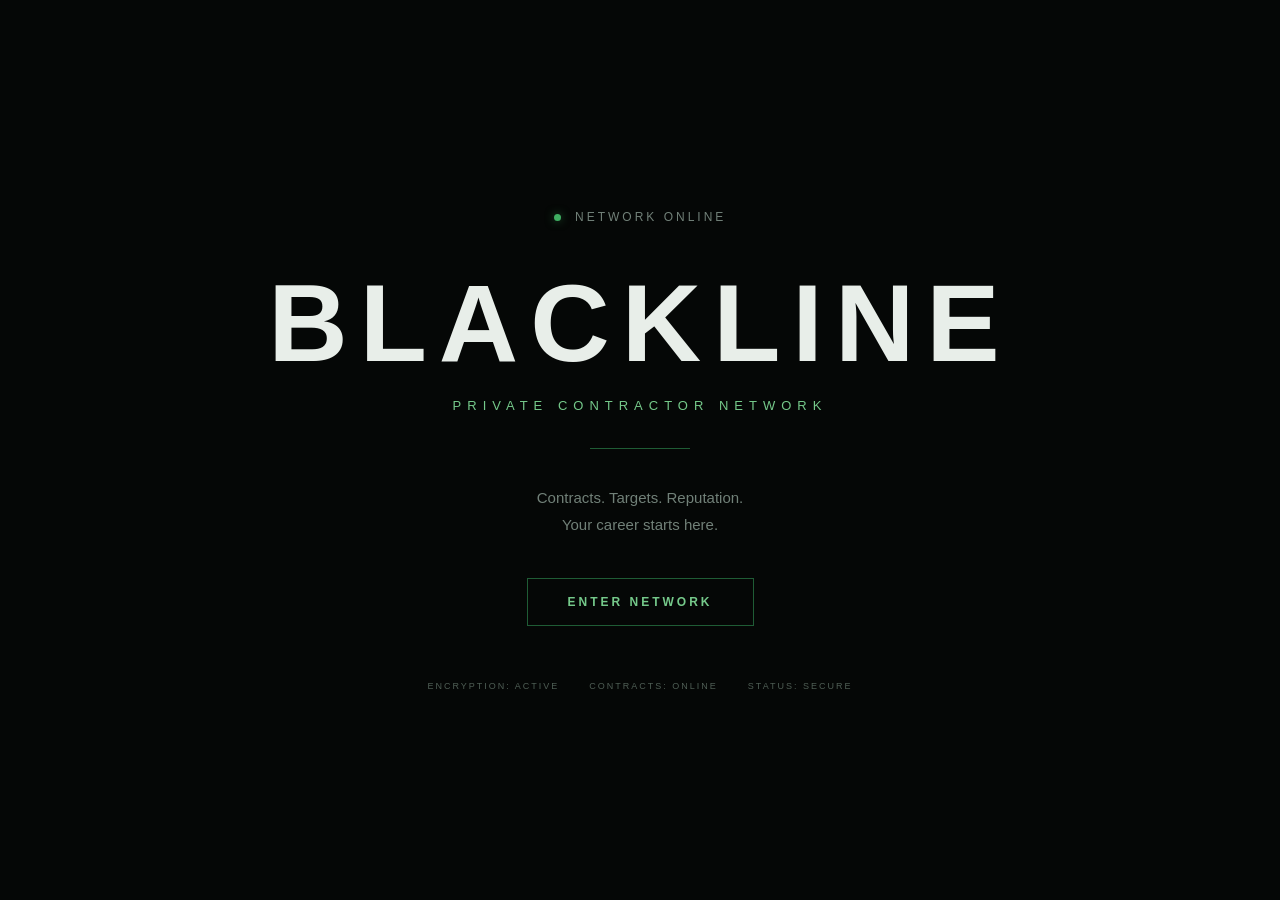
<file: index.html>
<!DOCTYPE html>
<html lang="en">
<head>
    <meta charset="UTF-8">
    <meta name="viewport" content="width=device-width, initial-scale=1.0">

    <title>BLACKLINE | Contractor Network</title>

    <link rel="stylesheet" href="css/landing.css">
</head>

<body>

    <main class="landing">

        <section class="hero">

            <div class="status">
                <span class="status-dot"></span>
                NETWORK ONLINE
            </div>

            <div class="logo">
                BLACKLINE
            </div>

            <p class="subtitle">
                PRIVATE CONTRACTOR NETWORK
            </p>

            <div class="divider"></div>

            <p class="intro">
                Contracts. Targets. Reputation.
                <br>
                Your career starts here.
            </p>

            <button id="enterNetwork">
                ENTER NETWORK
            </button>

            <div class="system-info">
                <span>ENCRYPTION: ACTIVE</span>
                <span>CONTRACTS: ONLINE</span>
                <span>STATUS: SECURE</span>
            </div>

        </section>

    </main>

    <script src="js/landing.js"></script>

</body>
</html>
</file>
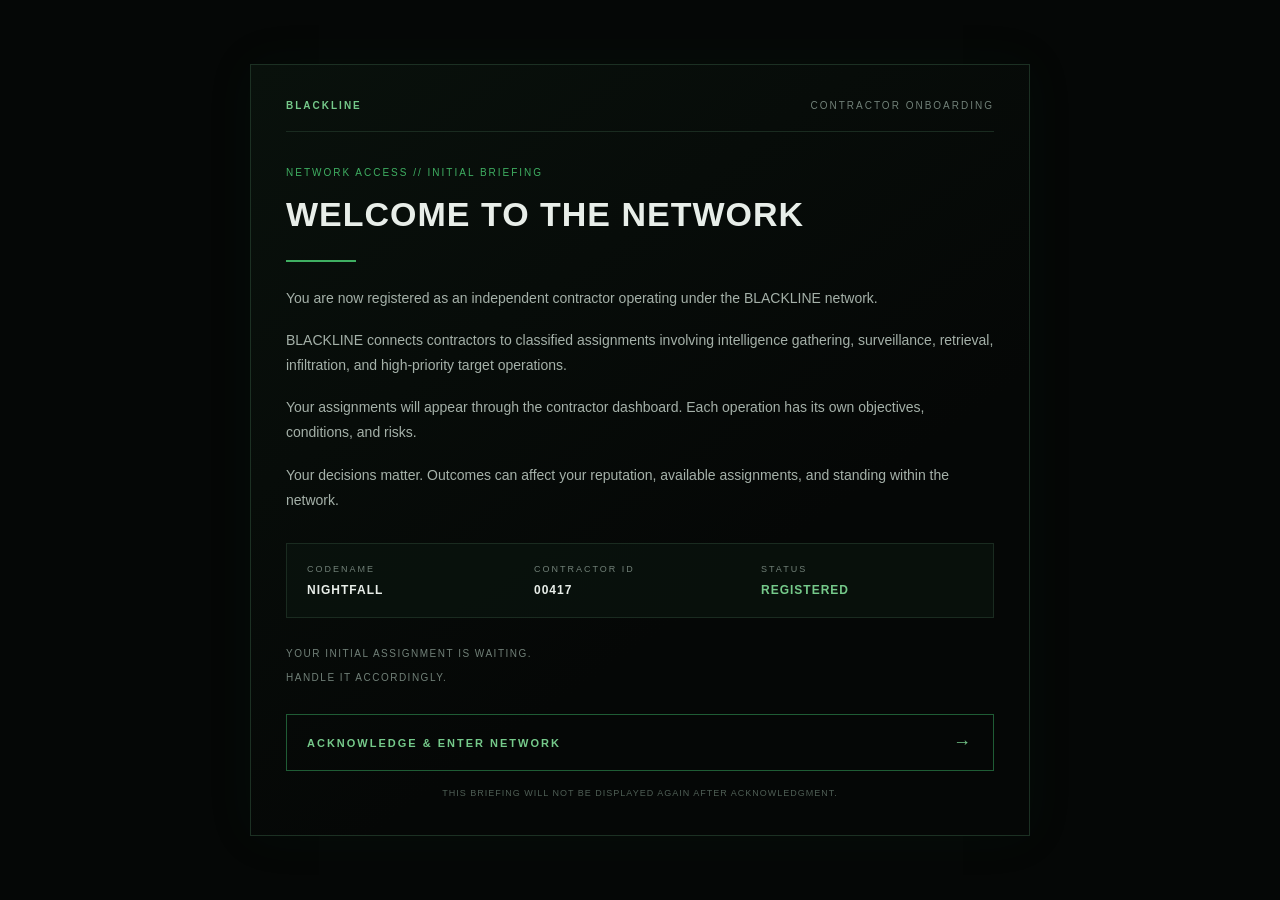
<file: briefing.html>
<!DOCTYPE html>

<html lang="en">
<head>
    <meta charset="UTF-8">
    <meta name="viewport" content="width=device-width, initial-scale=1.0">

<title>BLACKLINE | Contractor Onboarding</title>

<link rel="stylesheet" href="css/briefing.css">

</head>

<body>

<main class="briefing-container">

    <section class="briefing-panel">

        <div class="top-line">
            <span>BLACKLINE</span>
            <span>CONTRACTOR ONBOARDING</span>
        </div>

        <div class="classification">
            NETWORK ACCESS // INITIAL BRIEFING
        </div>

        <h1>WELCOME TO THE NETWORK</h1>

        <div class="divider"></div>

        <div class="briefing-content">

            <p>
                You are now registered as an independent contractor
                operating under the BLACKLINE network.
            </p>

            <p>
                BLACKLINE connects contractors to classified assignments
                involving intelligence gathering, surveillance, retrieval,
                infiltration, and high-priority target operations.
            </p>

            <p>
                Your assignments will appear through the contractor
                dashboard. Each operation has its own objectives,
                conditions, and risks.
            </p>

            <p>
                Your decisions matter. Outcomes can affect your
                reputation, available assignments, and standing within
                the network.
            </p>

        </div>

        <div class="contractor-info">
            <div>
                <span class="info-label">CODENAME</span>
                <span class="info-value">NIGHTFALL</span>
            </div>

            <div>
                <span class="info-label">CONTRACTOR ID</span>
                <span class="info-value">00417</span>
            </div>

            <div>
                <span class="info-label">STATUS</span>
                <span class="info-value active">REGISTERED</span>
            </div>
        </div>

        <div class="bottom-line">
            <span>YOUR INITIAL ASSIGNMENT IS WAITING.</span>
            <span>HANDLE IT ACCORDINGLY.</span>
        </div>

        <button id="acknowledgeButton">
            ACKNOWLEDGE &amp; ENTER NETWORK
            <span aria-hidden="true">→</span>
        </button>

        <p class="notice">
            THIS BRIEFING WILL NOT BE DISPLAYED AGAIN AFTER ACKNOWLEDGMENT.
        </p>

    </section>

</main>

<script src="js/briefing.js"></script>

</body>
</html>
</file>
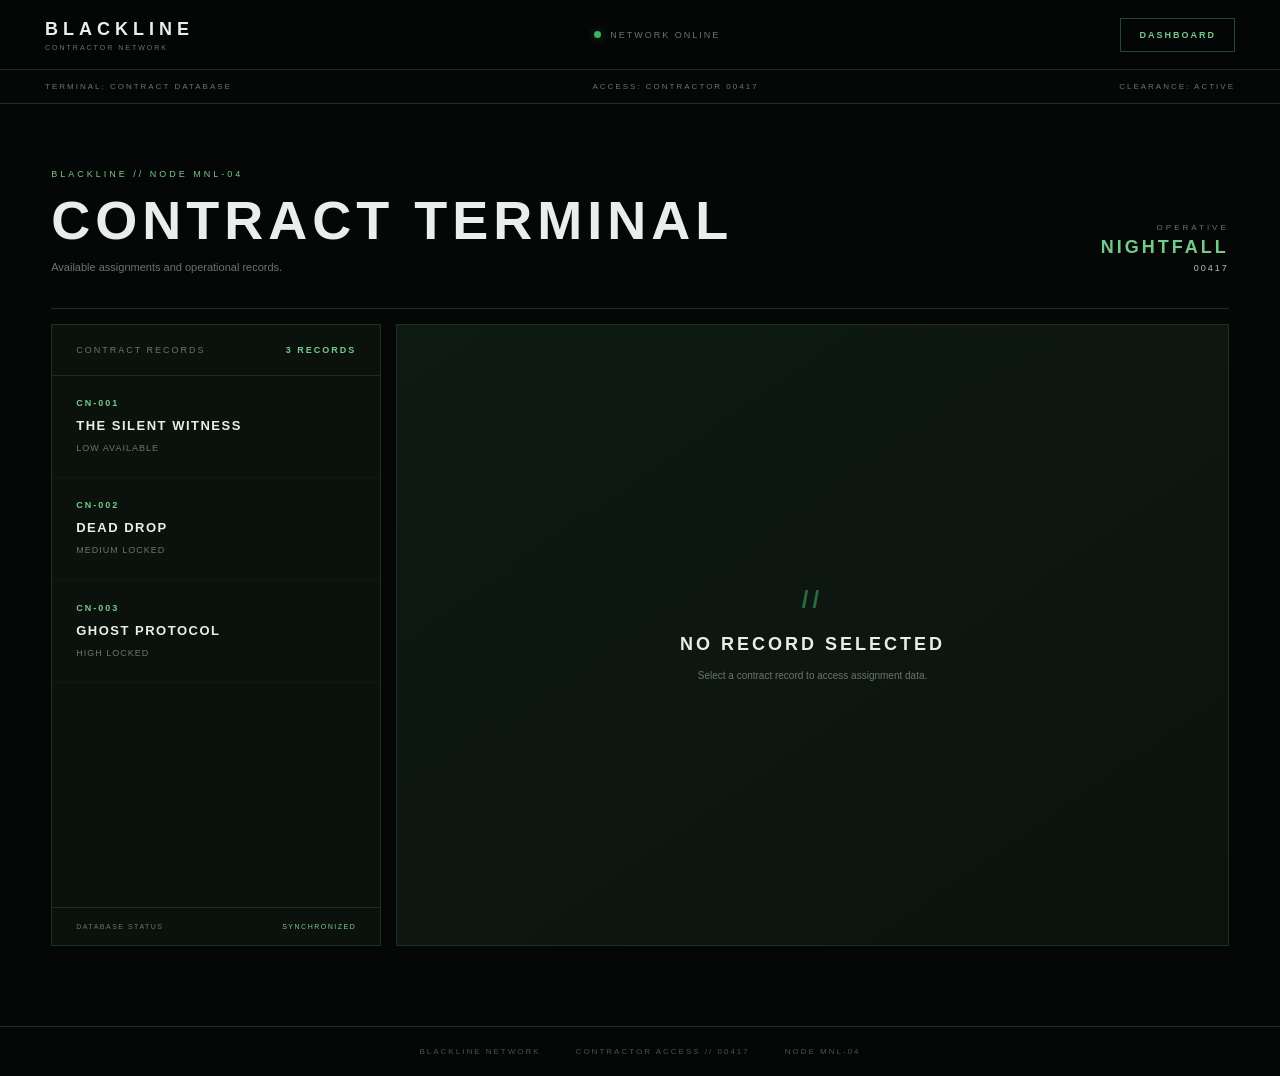
<file: contracts.html>
<!DOCTYPE html>
<html lang="en">

<head>

    <meta charset="UTF-8">

    <meta
        name="viewport"
        content="width=device-width, initial-scale=1.0"
    >

    <title>BLACKLINE | Contract Terminal</title>

    <link
        rel="stylesheet"
        href="./css/contracts.css"
    >

</head>


<body>


    <!-- ========================================
         BLACKLINE TERMINAL
    ========================================= -->

    <div class="terminal-shell">


        <!-- ====================================
             TOP BAR
        ===================================== -->

        <header class="topbar">

            <div class="system-brand">

                <div class="brand-main">
                    BLACKLINE
                </div>

                <div class="brand-sub">
                    CONTRACTOR NETWORK
                </div>

            </div>


            <div class="topbar-center">

                <span class="system-indicator"></span>

                <span>
                    NETWORK ONLINE
                </span>

            </div>


            <button
                id="backButton"
                class="terminal-button back-button"
            >
                DASHBOARD
            </button>

        </header>



        <!-- ====================================
             SYSTEM BAR
        ===================================== -->

        <div class="system-bar">

            <span>
                TERMINAL: CONTRACT DATABASE
            </span>

            <span>
                ACCESS: CONTRACTOR 00417
            </span>

            <span>
                CLEARANCE: ACTIVE
            </span>

        </div>



        <!-- ====================================
             MAIN
        ===================================== -->

        <main class="terminal-main">


            <!-- ==================================
                 TERMINAL HEADER
            =================================== -->

            <section class="terminal-header">

                <div>

                    <div class="section-code">
                        BLACKLINE // NODE MNL-04
                    </div>

                    <h1>
                        CONTRACT TERMINAL
                    </h1>

                    <p>
                        Available assignments and operational records.
                    </p>

                </div>


                <div class="operative-info">

                    <span class="info-label">
                        OPERATIVE
                    </span>

                    <strong id="operativeCodename">
                        NIGHTFALL
                    </strong>

                    <span id="operativeId">
                        00417
                    </span>

                </div>

            </section>



            <!-- ==================================
                 TERMINAL CONTENT
            =================================== -->

            <section class="terminal-content">


                <!-- =================================
                     CONTRACT RECORDS
                ================================== -->

                <aside class="contract-list-panel">


                    <div class="panel-header">

                        <span>
                            CONTRACT RECORDS
                        </span>

                        <span id="contractCount">
                            0
                        </span>

                    </div>


                    <div
                        id="contractsGrid"
                        class="contract-list"
                    >
                    </div>


                    <div class="panel-footer">

                        DATABASE STATUS

                        <span>
                            SYNCHRONIZED
                        </span>

                    </div>

                </aside>



                <!-- =================================
                     CONTRACT DETAILS
                ================================== -->

                <section
                    id="contractDetails"
                    class="contract-details"
                >


                    <div class="details-empty">

                        <div class="empty-symbol">
                            //
                        </div>

                        <h2>
                            NO RECORD SELECTED
                        </h2>

                        <p>
                            Select a contract record
                            to access assignment data.
                        </p>

                    </div>


                    <!-- =============================
                         ACTUAL DETAILS
                    ============================== -->

                    <div
                        id="detailsContent"
                        class="details-content hidden"
                    >


                        <div class="details-top">

                            <div>

                                <div
                                    id="detailsClassification"
                                    class="classification"
                                >
                                </div>

                                <h2 id="detailsTitle">
                                </h2>

                                <div
                                    id="detailsId"
                                    class="details-id"
                                >
                                </div>

                            </div>


                            <div
                                id="detailsDifficulty"
                                class="difficulty"
                            >
                            </div>

                        </div>



                        <!-- =========================
                             DATA GRID
                        ========================== -->

                        <div class="data-grid">


                            <div class="data-cell">

                                <span>
                                    TARGET
                                </span>

                                <strong id="detailsTarget">
                                </strong>

                            </div>


                            <div class="data-cell">

                                <span>
                                    LOCATION
                                </span>

                                <strong id="detailsLocation">
                                </strong>

                            </div>


                            <div class="data-cell">

                                <span>
                                    REQUIRED LEVEL
                                </span>

                                <strong id="detailsLevel">
                                </strong>

                            </div>


                            <div class="data-cell">

                                <span>
                                    REWARD
                                </span>

                                <strong
                                    id="detailsReward"
                                    class="reward"
                                >
                                </strong>

                            </div>


                            <div class="data-cell">

                                <span>
                                    EXPERIENCE
                                </span>

                                <strong id="detailsXP">
                                </strong>

                            </div>


                        </div>



                        <!-- =========================
                             BRIEF
                        ========================== -->

                        <div class="brief-panel">

                            <div class="brief-header">

                                <span>
                                    CONTRACT BRIEF
                                </span>

                                <span>
                                    CLASSIFIED
                                </span>

                            </div>


                            <p id="detailsDescription">
                            </p>

                        </div>



                        <!-- =========================
                             ACTION
                        ========================== -->

                        <div class="details-actions">


                            <div
                                id="contractMessage"
                                class="contract-message"
                            >
                            </div>


                            <button
                                id="acceptContract"
                                class="accept-button"
                            >
                                ACCEPT CONTRACT
                            </button>

                        </div>


                    </div>

                </section>


            </section>


        </main>



        <!-- ====================================
             FOOTER
        ===================================== -->

        <footer class="terminal-footer">

            <span>
                BLACKLINE NETWORK
            </span>

            <span>
                CONTRACTOR ACCESS // 00417
            </span>

            <span>
                NODE MNL-04
            </span>

        </footer>


    </div>



    <!-- ========================================
         SCRIPTS
    ========================================= -->

    <script src="./js/player-state.js"></script> 

    <script src="./js/world-state.js"></script>

    <script src="./js/progression.js"></script>

    <script src="./js/contracts.js"></script>


</body>

</html>
</file>
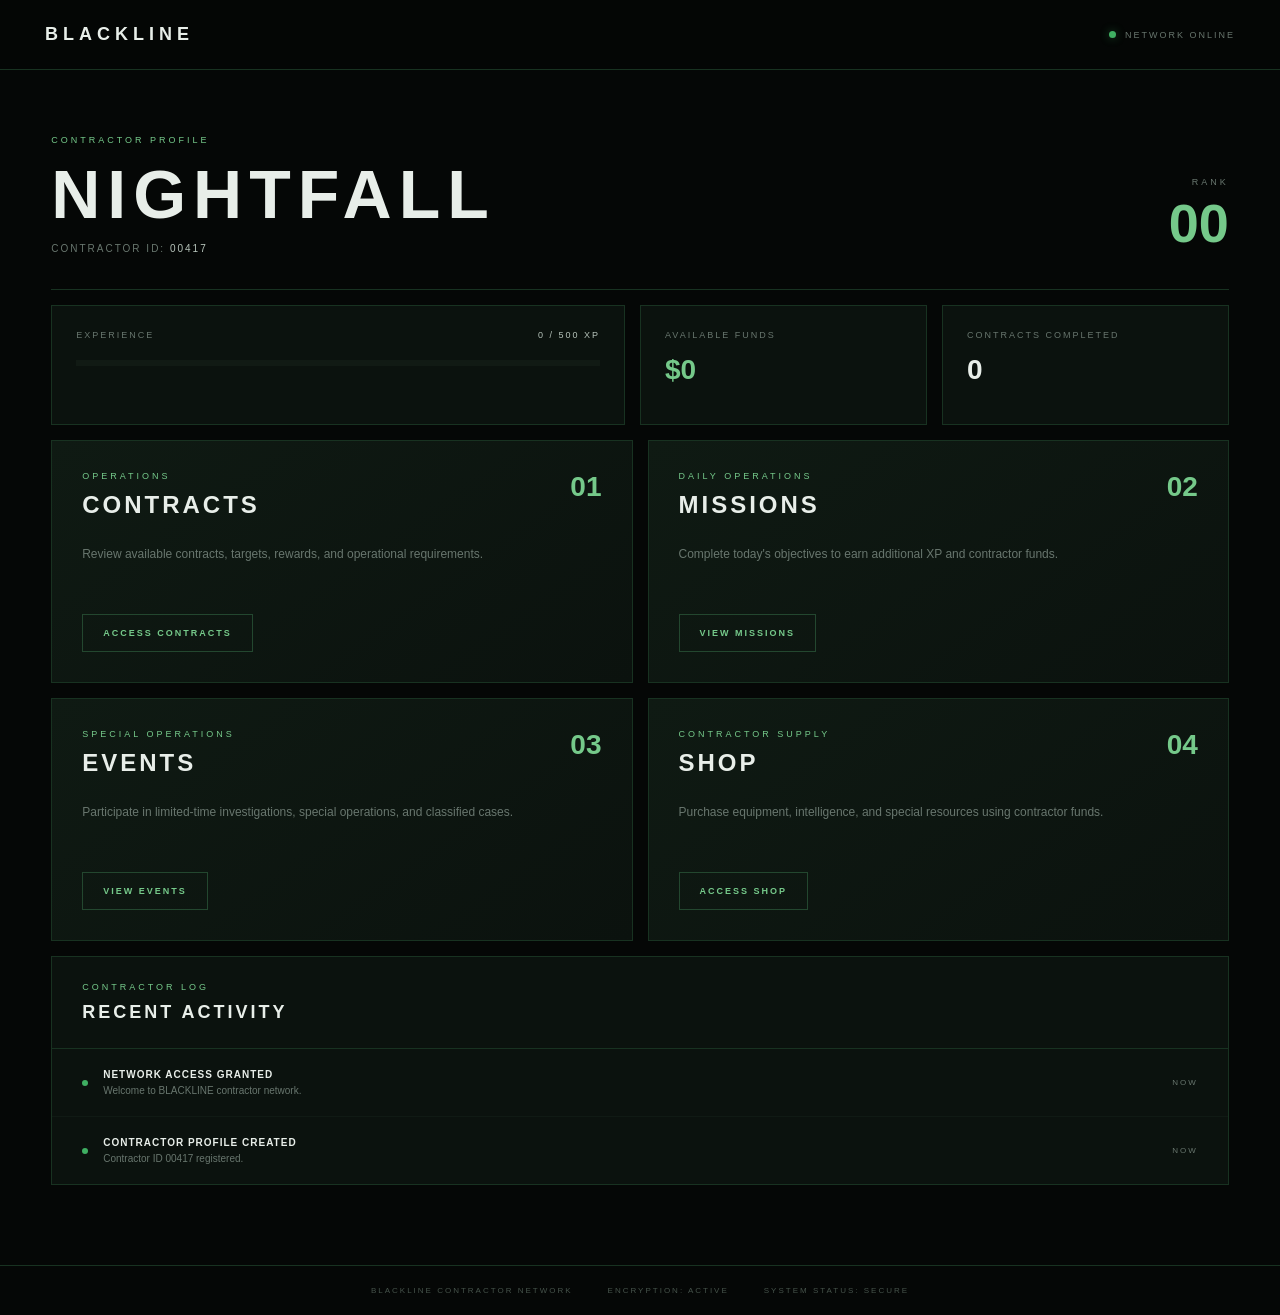
<file: dashboard.html>
<!DOCTYPE html>
<html lang="en">

<head>

    <meta charset="UTF-8">

    <meta
        name="viewport"
        content="width=device-width, initial-scale=1.0"
    >

    <title>BLACKLINE | Dashboard</title>

    <link
        rel="stylesheet"
        href="css/dashboard.css"
    >

</head>

<body>

    <div class="app">


        <!-- ========================================
             TOP BAR
        ======================================== -->

        <header class="topbar">

            <div class="brand">
                BLACKLINE
            </div>

            <div class="network-status">

                <span class="status-dot"></span>

                NETWORK ONLINE

            </div>

        </header>


        <!-- ========================================
             DASHBOARD
        ======================================== -->

        <main class="dashboard">


            <!-- ====================================
                 PLAYER HEADER
            ==================================== -->

            <section class="player-header">

                <div>

                    <p class="eyebrow">
                        CONTRACTOR PROFILE
                    </p>

                    <h1 id="codename">
                        NIGHTFALL
                    </h1>

                    <p class="contractor-id">

                        CONTRACTOR ID:

                        <span id="contractorId">
                            00417
                        </span>

                    </p>

                </div>


                <div class="rank">

                    <span class="rank-label">
                        RANK
                    </span>

                    <strong id="level">
                        00
                    </strong>

                </div>

            </section>


            <!-- ====================================
                 PLAYER STATS
            ==================================== -->

            <section class="stats-grid">


                <!-- EXPERIENCE -->

                <div class="stat-card">

                    <div class="stat-header">

                        <span>
                            EXPERIENCE
                        </span>

                        <span id="xpText">
                            0 / 500 XP
                        </span>

                    </div>


                    <div class="xp-bar">

                        <div id="xpProgress"></div>

                    </div>

                </div>


                <!-- MONEY -->

                <div class="stat-card money-card">

                    <span class="stat-label">
                        AVAILABLE FUNDS
                    </span>

                    <strong id="money">
                        $0
                    </strong>

                </div>


                <!-- CONTRACTS COMPLETED -->

                <div class="stat-card">

                    <span class="stat-label">
                        CONTRACTS COMPLETED
                    </span>

                    <strong id="contractsCompleted">
                        0
                    </strong>

                </div>


            </section>


            <!-- ====================================
                 OPERATIONS
            ==================================== -->

            <section class="operations-grid">


                <!-- ==================================
                     CONTRACTS
                ================================== -->

                <article class="operation-card">

                    <div class="operation-top">

                        <div>

                            <p class="operation-label">
                                OPERATIONS
                            </p>

                            <h2>
                                CONTRACTS
                            </h2>

                        </div>

                        <span class="operation-count">
                            01
                        </span>

                    </div>


                    <p class="operation-description">

                        Review available contracts,
                        targets, rewards, and
                        operational requirements.

                    </p>


                    <button
                        class="operation-button"
                        id="contractsButton"
                        type="button"
                    >

                        ACCESS CONTRACTS

                    </button>

                </article>


                <!-- ==================================
                     DAILY MISSIONS
                ================================== -->

                <article class="operation-card">

                    <div class="operation-top">

                        <div>

                            <p class="operation-label">
                                DAILY OPERATIONS
                            </p>

                            <h2>
                                MISSIONS
                            </h2>

                        </div>

                        <span class="operation-count">
                            02
                        </span>

                    </div>


                    <p class="operation-description">

                        Complete today's objectives
                        to earn additional XP and
                        contractor funds.

                    </p>


                    <button
                        class="operation-button"
                        id="dailyButton"
                        type="button"
                    >

                        VIEW MISSIONS

                    </button>

                </article>


                <!-- ==================================
                     EVENTS
                ================================== -->

                <article class="operation-card">

                    <div class="operation-top">

                        <div>

                            <p class="operation-label">
                                SPECIAL OPERATIONS
                            </p>

                            <h2>
                                EVENTS
                            </h2>

                        </div>

                        <span class="operation-count">
                            03
                        </span>

                    </div>


                    <p class="operation-description">

                        Participate in limited-time
                        investigations, special
                        operations, and classified cases.

                    </p>


                    <button
                        class="operation-button"
                        id="eventsButton"
                        type="button"
                    >

                        VIEW EVENTS

                    </button>

                </article>


                <!-- ==================================
                     SHOP
                ================================== -->

                <article class="operation-card">

                    <div class="operation-top">

                        <div>

                            <p class="operation-label">
                                CONTRACTOR SUPPLY
                            </p>

                            <h2>
                                SHOP
                            </h2>

                        </div>

                        <span class="operation-count">
                            04
                        </span>

                    </div>


                    <p class="operation-description">

                        Purchase equipment,
                        intelligence, and special
                        resources using contractor funds.

                    </p>


                    <button
                        class="operation-button"
                        id="shopButton"
                        type="button"
                    >

                        ACCESS SHOP

                    </button>

                </article>


            </section>


            <!-- ====================================
                 RECENT ACTIVITY
            ==================================== -->

            <section class="activity">


                <div class="section-heading">

                    <div>

                        <p class="operation-label">
                            CONTRACTOR LOG
                        </p>

                        <h2>
                            RECENT ACTIVITY
                        </h2>

                    </div>

                </div>


                <div class="activity-list">


                    <!-- ACTIVITY ITEM -->

                    <div class="activity-item">

                        <span class="activity-indicator"></span>


                        <div class="activity-info">

                            <strong>
                                NETWORK ACCESS GRANTED
                            </strong>

                            <span>
                                Welcome to BLACKLINE contractor network.
                            </span>

                        </div>


                        <time>
                            NOW
                        </time>

                    </div>


                    <!-- ACTIVITY ITEM -->

                    <div class="activity-item">

                        <span class="activity-indicator"></span>


                        <div class="activity-info">

                            <strong>
                                CONTRACTOR PROFILE CREATED
                            </strong>

                            <span>
                                Contractor ID 00417 registered.
                            </span>

                        </div>


                        <time>
                            NOW
                        </time>

                    </div>


                </div>

            </section>


        </main>


        <!-- ========================================
             FOOTER
        ======================================== -->

        <footer class="footer">

            <span>
                BLACKLINE CONTRACTOR NETWORK
            </span>

            <span>
                ENCRYPTION: ACTIVE
            </span>

            <span>
                SYSTEM STATUS: SECURE
            </span>

        </footer>


    </div>


    <!-- ========================================
         JAVASCRIPT
    ======================================== -->

    <script src="./js/player-state.js"></script>

    <script src="./js/dashboard.js"></script>

</body>

</html>
</file>
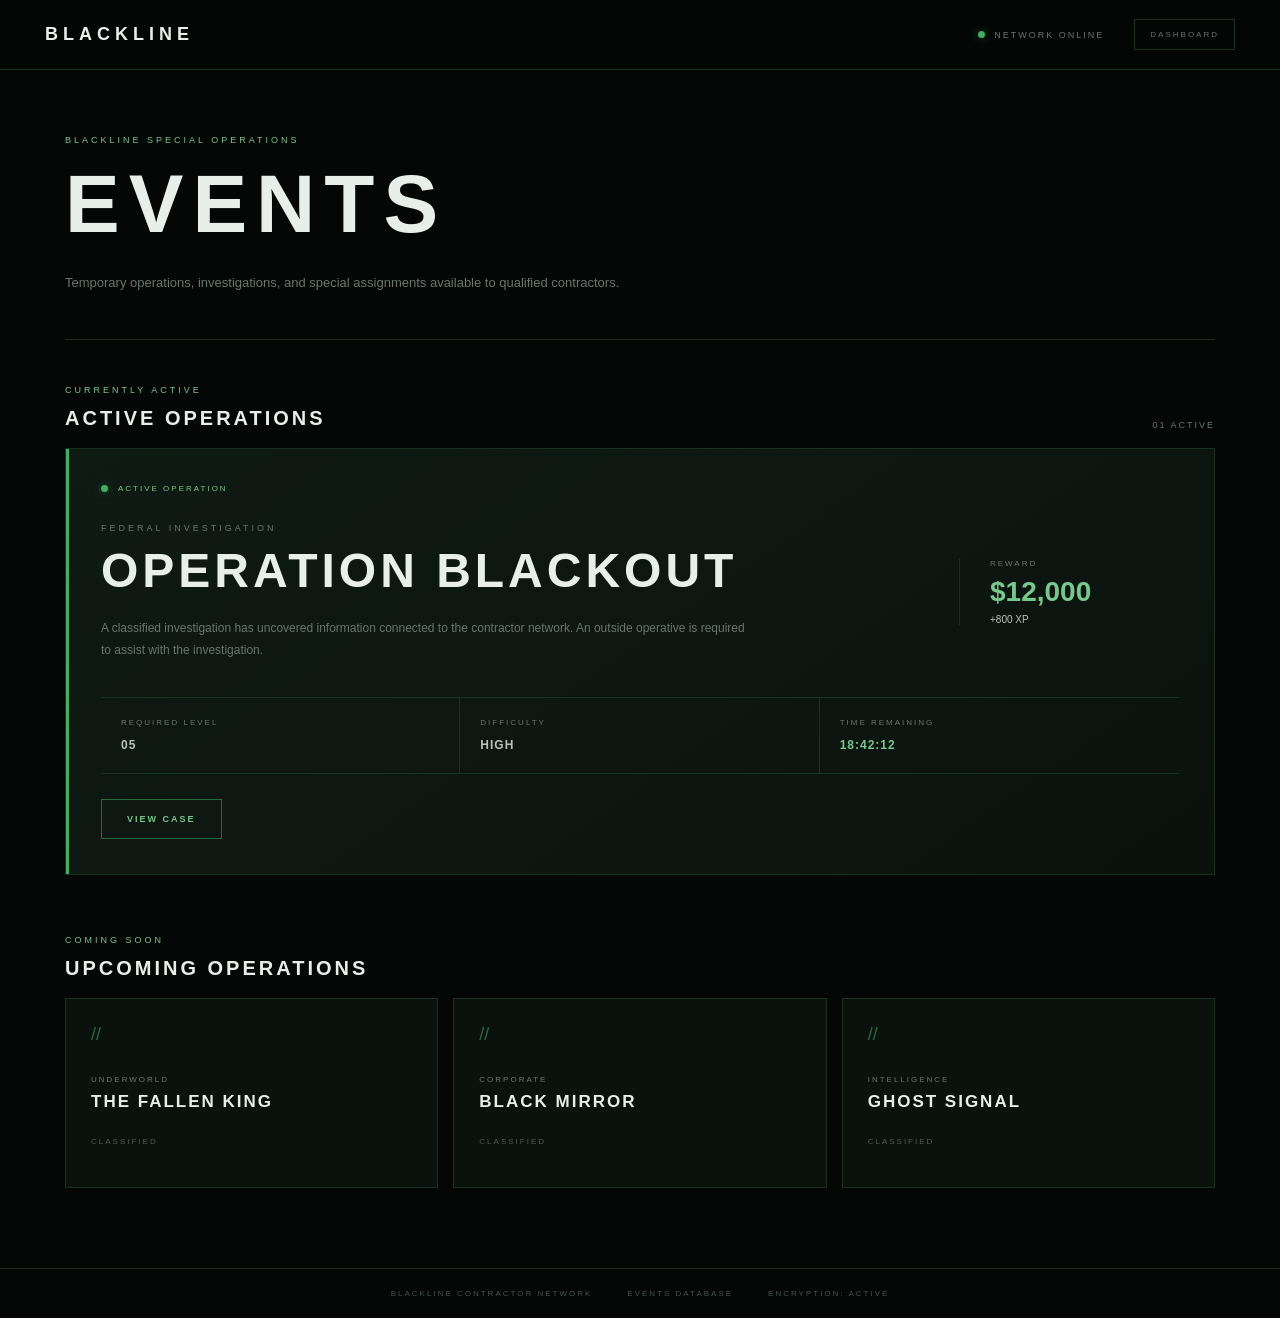
<file: events.html>
<!DOCTYPE html>
<html lang="en">

<head>

    <meta charset="UTF-8">

    <meta
        name="viewport"
        content="width=device-width, initial-scale=1.0"
    >

    <title>BLACKLINE | Events</title>

    <link
        rel="stylesheet"
        href="css/events.css"
    >

</head>

<body>

    <div class="app">

        <!-- TOP BAR -->

        <header class="topbar">

            <div class="brand">
                BLACKLINE
            </div>

            <div class="topbar-right">

                <div class="network-status">

                    <span class="status-dot"></span>

                    NETWORK ONLINE

                </div>

                <button
                    class="back-button"
                    id="backButton"
                    type="button"
                >

                    DASHBOARD

                </button>

            </div>

        </header>


        <!-- MAIN -->

        <main class="events-page">


            <!-- HEADER -->

            <section class="page-header">

                <p class="eyebrow">
                    BLACKLINE SPECIAL OPERATIONS
                </p>

                <h1>
                    EVENTS
                </h1>

                <p class="page-description">

                    Temporary operations, investigations,
                    and special assignments available to
                    qualified contractors.

                </p>

            </section>


            <!-- ACTIVE EVENTS -->

            <section class="event-section">

                <div class="section-title">

                    <div>

                        <p class="section-label">
                            CURRENTLY ACTIVE
                        </p>

                        <h2>
                            ACTIVE OPERATIONS
                        </h2>

                    </div>

                    <span class="event-count">
                        01 ACTIVE
                    </span>

                </div>


                <!-- EVENT CARD -->

                <article class="event-card active-event">

                    <div class="event-status">

                        <span class="active-dot"></span>

                        ACTIVE OPERATION

                    </div>


                    <div class="event-main">

                        <div class="event-info">

                            <p class="event-type">
                                FEDERAL INVESTIGATION
                            </p>

                            <h3>
                                OPERATION BLACKOUT
                            </h3>

                            <p class="event-description">

                                A classified investigation has
                                uncovered information connected
                                to the contractor network.

                                An outside operative is required
                                to assist with the investigation.

                            </p>

                        </div>


                        <div class="event-reward">

                            <span>
                                REWARD
                            </span>

                            <strong>
                                $12,000
                            </strong>

                            <small>
                                +800 XP
                            </small>

                        </div>

                    </div>


                    <!-- DETAILS -->

                    <div class="event-details">

                        <div>

                            <span>
                                REQUIRED LEVEL
                            </span>

                            <strong>
                                05
                            </strong>

                        </div>


                        <div>

                            <span>
                                DIFFICULTY
                            </span>

                            <strong>
                                HIGH
                            </strong>

                        </div>


                        <div>

                            <span>
                                TIME REMAINING
                            </span>

                            <strong id="countdown">
                                18:42:13
                            </strong>

                        </div>

                    </div>


                    <button
                        class="event-button"
                        id="caseButton"
                        type="button"
                    >

                        VIEW CASE

                    </button>

                </article>

            </section>


            <!-- UPCOMING EVENTS -->

            <section class="event-section upcoming-section">

                <div class="section-title">

                    <div>

                        <p class="section-label">
                            COMING SOON
                        </p>

                        <h2>
                            UPCOMING OPERATIONS
                        </h2>

                    </div>

                </div>


                <div class="upcoming-grid">


                    <article class="upcoming-card">

                        <span class="locked-icon">
                            //
                        </span>

                        <p>
                            UNDERWORLD
                        </p>

                        <h3>
                            THE FALLEN KING
                        </h3>

                        <span class="coming-soon">
                            CLASSIFIED
                        </span>

                    </article>


                    <article class="upcoming-card">

                        <span class="locked-icon">
                            //
                        </span>

                        <p>
                            CORPORATE
                        </p>

                        <h3>
                            BLACK MIRROR
                        </h3>

                        <span class="coming-soon">
                            CLASSIFIED
                        </span>

                    </article>


                    <article class="upcoming-card">

                        <span class="locked-icon">
                            //
                        </span>

                        <p>
                            INTELLIGENCE
                        </p>

                        <h3>
                            GHOST SIGNAL
                        </h3>

                        <span class="coming-soon">
                            CLASSIFIED
                        </span>

                    </article>


                </div>

            </section>

        </main>


        <!-- FOOTER -->

        <footer class="footer">

            <span>
                BLACKLINE CONTRACTOR NETWORK
            </span>

            <span>
                EVENTS DATABASE
            </span>

            <span>
                ENCRYPTION: ACTIVE
            </span>

        </footer>

    </div>


    <script src="js/events.js"></script>

</body>

</html>
</file>
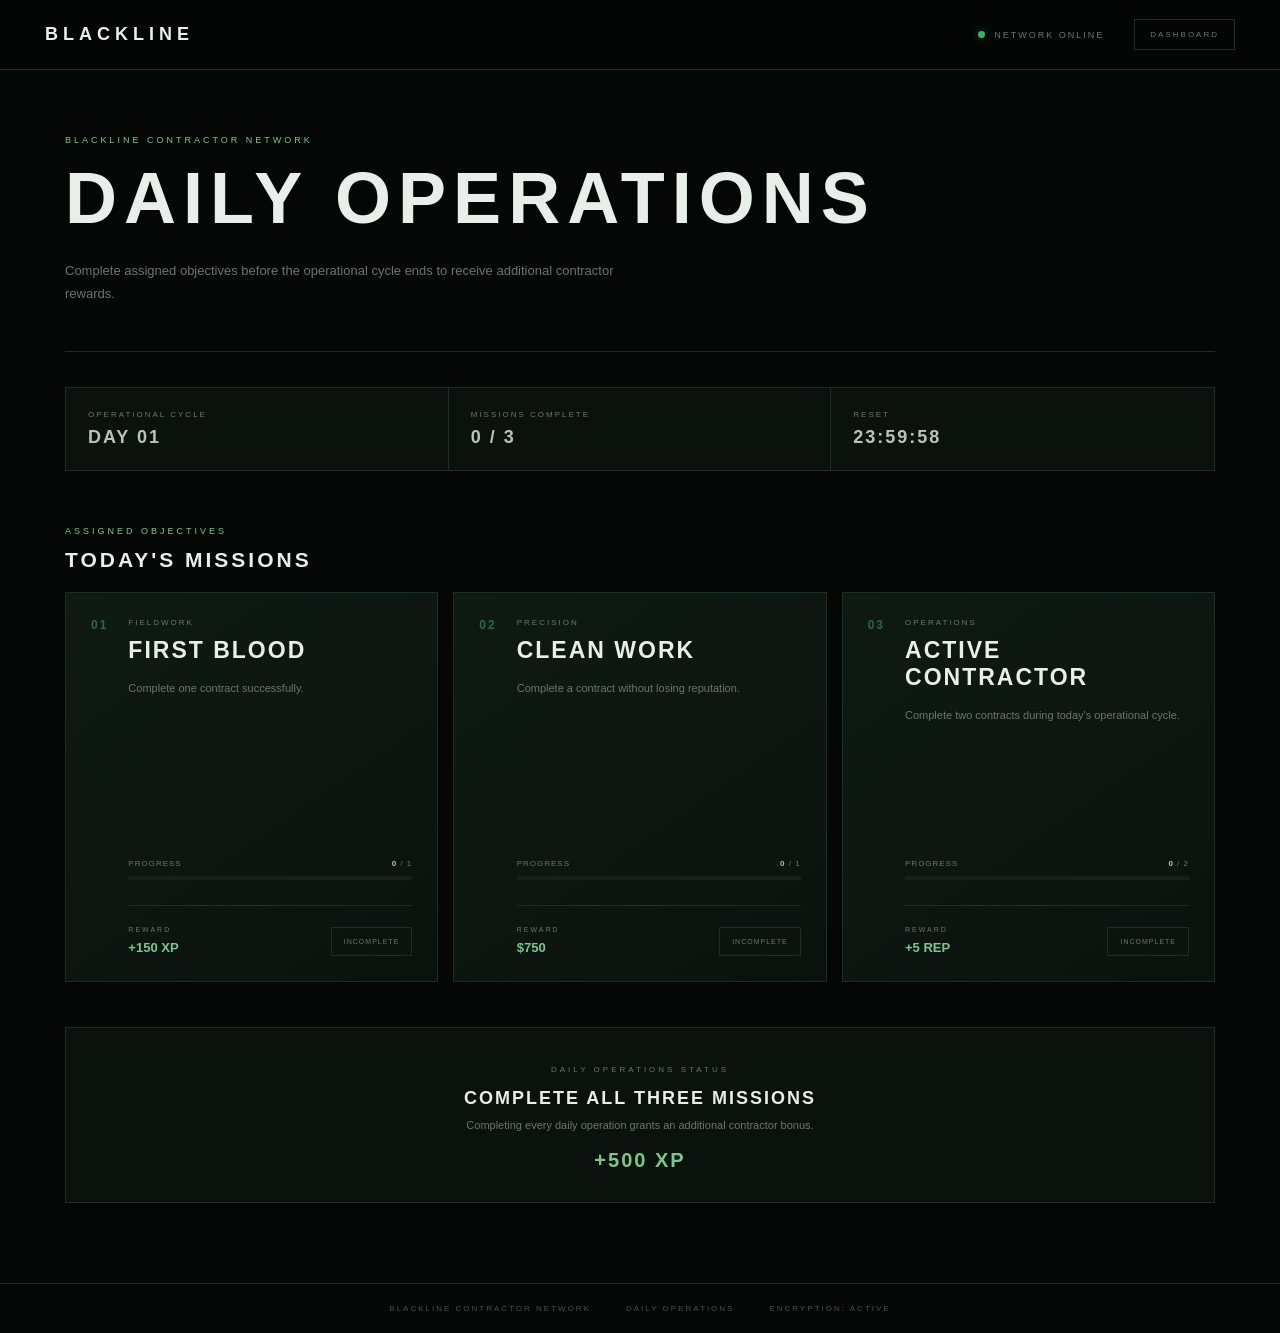
<file: missions.html>
<!DOCTYPE html>
<html lang="en">

<head>

    <meta charset="UTF-8">

    <meta
        name="viewport"
        content="width=device-width, initial-scale=1.0"
    >

    <title>BLACKLINE | Daily Operations</title>

    <link
        rel="stylesheet"
        href="css/missions.css"
    >

</head>

<body>

    <div class="app">

        <!-- TOP BAR -->

        <header class="topbar">

            <div class="brand">
                BLACKLINE
            </div>

            <div class="topbar-right">

                <div class="network-status">

                    <span class="status-dot"></span>

                    NETWORK ONLINE

                </div>

                <button
                    class="back-button"
                    id="backButton"
                    type="button"
                >

                    DASHBOARD

                </button>

            </div>

        </header>


        <!-- MAIN -->

        <main class="missions-page">


            <!-- PAGE HEADER -->

            <section class="page-header">

                <p class="eyebrow">
                    BLACKLINE CONTRACTOR NETWORK
                </p>

                <h1>
                    DAILY OPERATIONS
                </h1>

                <p class="page-description">

                    Complete assigned objectives before the
                    operational cycle ends to receive additional
                    contractor rewards.

                </p>

            </section>


            <!-- DAILY STATUS -->

            <section class="daily-status">

                <div>

                    <span class="status-label">
                        OPERATIONAL CYCLE
                    </span>

                    <strong>
                        DAY 01
                    </strong>

                </div>


                <div>

                    <span class="status-label">
                        MISSIONS COMPLETE
                    </span>

                    <strong id="missionProgress">
                        0 / 3
                    </strong>

                </div>


                <div>

                    <span class="status-label">
                        RESET
                    </span>

                    <strong id="resetTimer">
                        23:59:59
                    </strong>

                </div>

            </section>


            <!-- MISSIONS -->

            <section class="missions-section">

                <div class="section-heading">

                    <div>

                        <p class="section-label">
                            ASSIGNED OBJECTIVES
                        </p>

                        <h2>
                            TODAY'S MISSIONS
                        </h2>

                    </div>

                </div>


                <div class="missions-grid">


                    <!-- MISSION 1 -->

                    <article
                        class="mission-card"
                        data-mission="1"
                    >

                        <div class="mission-number">
                            01
                        </div>

                        <div class="mission-content">

                            <span class="mission-type">
                                FIELDWORK
                            </span>

                            <h3>
                                FIRST BLOOD
                            </h3>

                            <p>

                                Complete one contract successfully.

                            </p>

                            <div class="mission-progress">

                                <div class="progress-info">

                                    <span>
                                        PROGRESS
                                    </span>

                                    <span>
                                        <strong id="progress1">
                                            0
                                        </strong>
                                        / 1
                                    </span>

                                </div>

                                <div class="progress-bar">

                                    <div
                                        id="bar1"
                                        style="width: 0%;"
                                    ></div>

                                </div>

                            </div>

                            <div class="mission-footer">

                                <div class="reward">

                                    <span>
                                        REWARD
                                    </span>

                                    <strong>
                                        +150 XP
                                    </strong>

                                </div>

                                <button
                                    class="claim-button"
                                    data-claim="1"
                                    type="button"
                                    disabled
                                >
                                    INCOMPLETE
                                </button>

                            </div>

                        </div>

                    </article>


                    <!-- MISSION 2 -->

                    <article
                        class="mission-card"
                        data-mission="2"
                    >

                        <div class="mission-number">
                            02
                        </div>

                        <div class="mission-content">

                            <span class="mission-type">
                                PRECISION
                            </span>

                            <h3>
                                CLEAN WORK
                            </h3>

                            <p>

                                Complete a contract without losing
                                reputation.

                            </p>

                            <div class="mission-progress">

                                <div class="progress-info">

                                    <span>
                                        PROGRESS
                                    </span>

                                    <span>
                                        <strong id="progress2">
                                            0
                                        </strong>
                                        / 1
                                    </span>

                                </div>

                                <div class="progress-bar">

                                    <div
                                        id="bar2"
                                        style="width: 0%;"
                                    ></div>

                                </div>

                            </div>

                            <div class="mission-footer">

                                <div class="reward">

                                    <span>
                                        REWARD
                                    </span>

                                    <strong>
                                        $750
                                    </strong>

                                </div>

                                <button
                                    class="claim-button"
                                    data-claim="2"
                                    type="button"
                                    disabled
                                >
                                    INCOMPLETE
                                </button>

                            </div>

                        </div>

                    </article>


                    <!-- MISSION 3 -->

                    <article
                        class="mission-card"
                        data-mission="3"
                    >

                        <div class="mission-number">
                            03
                        </div>

                        <div class="mission-content">

                            <span class="mission-type">
                                OPERATIONS
                            </span>

                            <h3>
                                ACTIVE CONTRACTOR
                            </h3>

                            <p>

                                Complete two contracts during today's
                                operational cycle.

                            </p>

                            <div class="mission-progress">

                                <div class="progress-info">

                                    <span>
                                        PROGRESS
                                    </span>

                                    <span>
                                        <strong id="progress3">
                                            0
                                        </strong>
                                        / 2
                                    </span>

                                </div>

                                <div class="progress-bar">

                                    <div
                                        id="bar3"
                                        style="width: 0%;"
                                    ></div>

                                </div>

                            </div>

                            <div class="mission-footer">

                                <div class="reward">

                                    <span>
                                        REWARD
                                    </span>

                                    <strong>
                                        +5 REP
                                    </strong>

                                </div>

                                <button
                                    class="claim-button"
                                    data-claim="3"
                                    type="button"
                                    disabled
                                >
                                    INCOMPLETE
                                </button>

                            </div>

                        </div>

                    </article>


                </div>

            </section>


            <!-- COMPLETION -->

            <section
                class="completion-panel"
                id="completionPanel"
            >

                <span>
                    DAILY OPERATIONS STATUS
                </span>

                <strong>
                    COMPLETE ALL THREE MISSIONS
                </strong>

                <p>
                    Completing every daily operation grants
                    an additional contractor bonus.
                </p>

                <div class="bonus">
                    +500 XP
                </div>

            </section>


        </main>


        <!-- FOOTER -->

        <footer class="footer">

            <span>
                BLACKLINE CONTRACTOR NETWORK
            </span>

            <span>
                DAILY OPERATIONS
            </span>

            <span>
                ENCRYPTION: ACTIVE
            </span>

        </footer>

    </div>


    <script src="js/missions.js"></script>

</body>

</html>
</file>
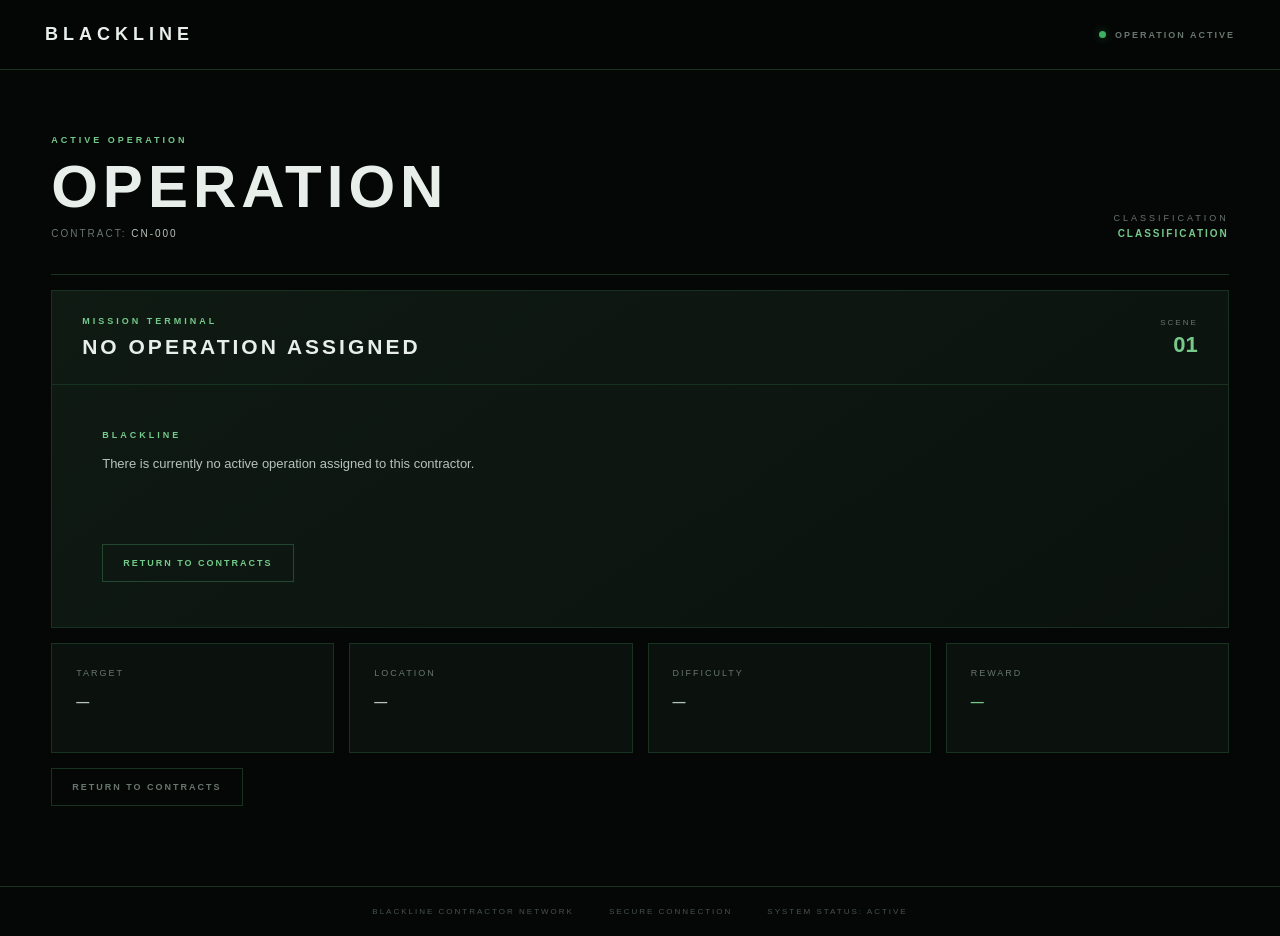
<file: operation.html>
<!DOCTYPE html>
<html lang="en">

<head>

    <meta charset="UTF-8">

    <meta
        name="viewport"
        content="width=device-width, initial-scale=1.0"
    >

    <title>
        BLACKLINE | Operation
    </title>

    <link
        rel="stylesheet"
        href="./css/operation.css"
    >

</head>


<body>

    <div class="app">


        <!-- ========================================
             TOP BAR
        ======================================== -->

        <header class="topbar">

            <div class="brand">
                BLACKLINE
            </div>


            <div class="operation-status">

                <span class="status-dot"></span>

                <span>
                    OPERATION ACTIVE
                </span>

            </div>

        </header>



        <!-- ========================================
             MAIN
        ======================================== -->

        <main class="operation">


            <!-- ====================================
                 OPERATION HEADER
            ==================================== -->

            <section class="operation-header">

                <div>

                    <p class="eyebrow">
                        ACTIVE OPERATION
                    </p>

                    <h1 id="operationTitle">
                        OPERATION
                    </h1>

                    <p class="operation-id">

                        CONTRACT:

                        <span id="operationId">
                            CN-000
                        </span>

                    </p>

                </div>


                <div class="operation-classification">

                    <span>
                        CLASSIFICATION
                    </span>

                    <strong id="operationClassification">
                        CLASSIFICATION
                    </strong>

                </div>

            </section>



            <!-- ====================================
                 MISSION
            ==================================== -->

            <section class="mission">


                <!-- MISSION HEADER -->

                <div class="mission-header">

                    <div>

                        <p class="operation-label">
                            MISSION TERMINAL
                        </p>

                        <h2 id="sceneTitle">
                            INITIALIZING
                        </h2>

                    </div>


                    <div class="scene-meta">

                        <span>
                            SCENE
                        </span>

                        <strong id="sceneNumber">
                            01
                        </strong>

                    </div>

                </div>



                <!-- SCENE -->

                <div class="scene">

                    <p
                        id="sceneEyebrow"
                        class="scene-eyebrow"
                    >
                        BLACKLINE
                    </p>


                    <p
                        id="sceneText"
                        class="scene-text"
                    >
                        Establishing secure connection...
                    </p>


                    <!-- CHOICES -->

                    <div
                        id="choices"
                        class="choices"
                    >
                    </div>


                    <!-- ACTION -->

                    <div class="terminal-action">

                        <button
                            id="actionButton"
                            class="action-button"
                            style="display: none;"
                        >
                            CONTINUE
                        </button>

                    </div>

                </div>

            </section>



            <!-- ====================================
                 OPERATION DATA
            ==================================== -->

            <section class="operation-data">


                <div class="stat-card">

                    <span class="stat-label">
                        TARGET
                    </span>

                    <strong id="target">
                        —
                    </strong>

                </div>


                <div class="stat-card">

                    <span class="stat-label">
                        LOCATION
                    </span>

                    <strong id="location">
                        —
                    </strong>

                </div>


                <div class="stat-card">

                    <span class="stat-label">
                        DIFFICULTY
                    </span>

                    <strong id="difficulty">
                        —
                    </strong>

                </div>


                <div class="stat-card">

                    <span class="stat-label">
                        REWARD
                    </span>

                    <strong
                        id="reward"
                        class="reward"
                    >
                        —
                    </strong>

                </div>

            </section>



            <!-- ====================================
                 RETURN
            ==================================== -->

            <button
                class="back-button"
                onclick="window.location.href='./contracts.html'"
            >
                RETURN TO CONTRACTS
            </button>


        </main>



        <!-- ========================================
             FOOTER
        ======================================== -->

        <footer class="footer">

            <span>
                BLACKLINE CONTRACTOR NETWORK
            </span>

            <span>
                SECURE CONNECTION
            </span>

            <span>
                SYSTEM STATUS: ACTIVE
            </span>

        </footer>


    </div>



    <!-- ========================================
         GAME SYSTEMS
    ======================================== -->

    <script src="./js/player-state.js"></script>

    <script src="./js/world-state.js"></script>

    <script src="./js/operation.js"></script>


</body>

</html>
</file>
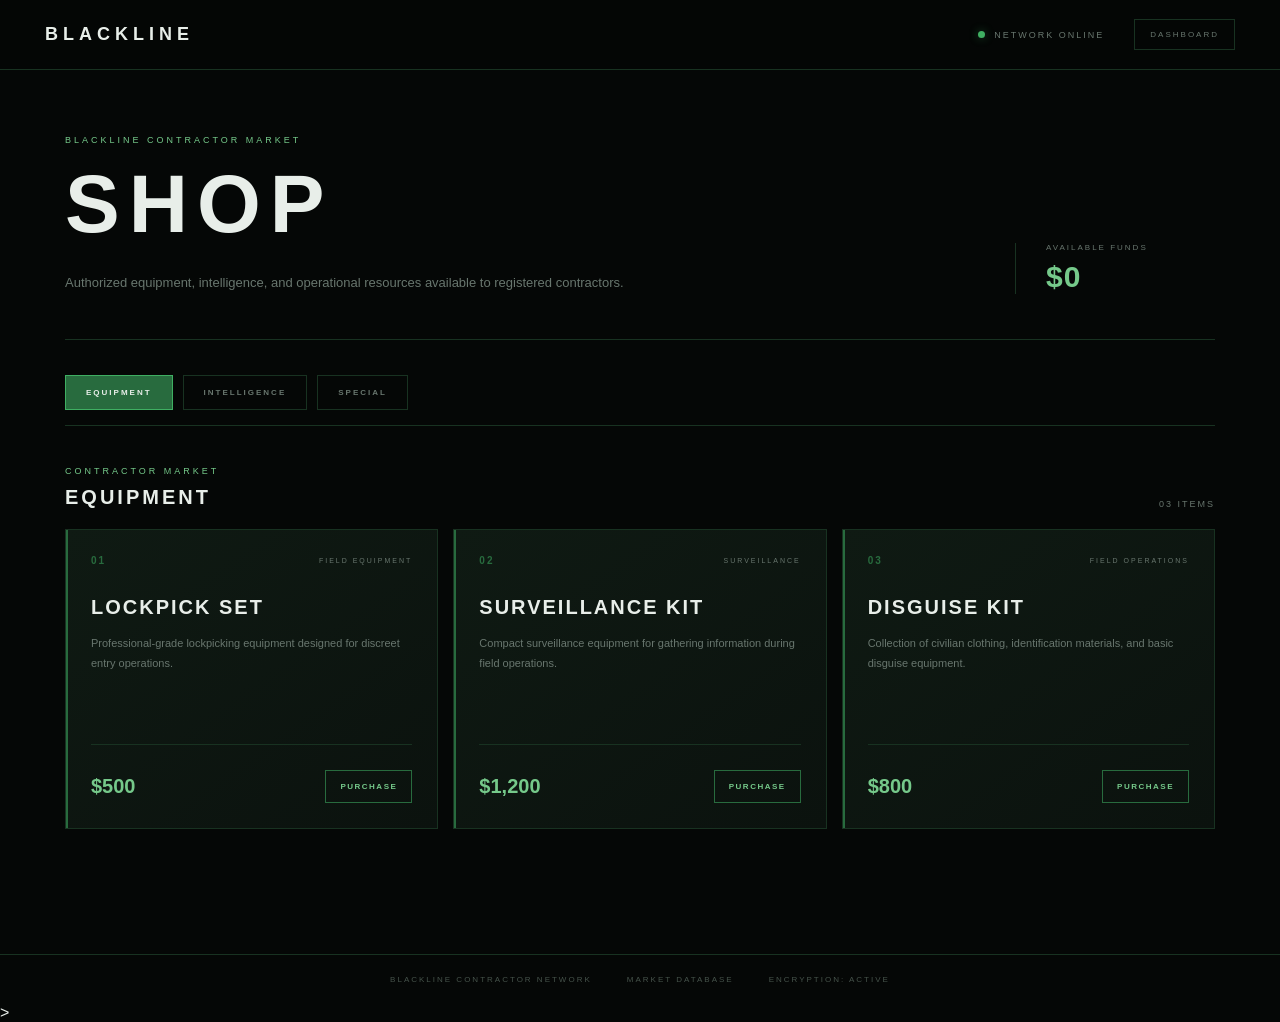
<file: shop.html>
<!DOCTYPE html>
<html lang="en">

<head>

    <meta charset="UTF-8">

    <meta
        name="viewport"
        content="width=device-width, initial-scale=1.0"
    >

    <title>BLACKLINE | Shop</title>

    <link
        rel="stylesheet"
        href="css/shop.css"
    >

</head>

<body>

    <div class="app">


        <!-- ========================================
             TOP BAR
        ========================================= -->

        <header class="topbar">

            <div class="brand">
                BLACKLINE
            </div>

            <div class="topbar-right">

                <div class="network-status">

                    <span class="status-dot"></span>

                    NETWORK ONLINE

                </div>

                <button
                    class="back-button"
                    id="backButton"
                    type="button"
                >

                    DASHBOARD

                </button>

            </div>

        </header>


        <!-- ========================================
             MAIN SHOP
        ========================================= -->

        <main class="shop-page">


            <!-- SHOP HEADER -->

            <section class="page-header">

                <div>

                    <p class="eyebrow">
                        BLACKLINE CONTRACTOR MARKET
                    </p>

                    <h1>
                        SHOP
                    </h1>

                    <p class="page-description">

                        Authorized equipment, intelligence,
                        and operational resources available
                        to registered contractors.

                    </p>

                </div>


                <!-- FUNDS -->

                <div class="funds-display">

                    <span>
                        AVAILABLE FUNDS
                    </span>

                    <strong id="shopMoney">
                        $2,500
                    </strong>

                </div>

            </section>


            <!-- ========================================
                 CATEGORY NAVIGATION
            ========================================= -->

            <nav class="shop-navigation">

                <button
                    class="category-button active"
                    data-category="equipment"
                    type="button"
                >

                    EQUIPMENT

                </button>

                <button
                    class="category-button"
                    data-category="intel"
                    type="button"
                >

                    INTELLIGENCE

                </button>

                <button
                    class="category-button"
                    data-category="special"
                    type="button"
                >

                    SPECIAL

                </button>

            </nav>


            <!-- ========================================
                 SHOP CONTENT
            ========================================= -->

            <section class="shop-section">


                <div class="section-title">

                    <div>

                        <p class="section-label">
                            CONTRACTOR MARKET
                        </p>

                        <h2 id="categoryTitle">
                            EQUIPMENT
                        </h2>

                    </div>

                    <span id="itemCount">
                        03 ITEMS
                    </span>

                </div>


                <!-- ====================================
                     EQUIPMENT
                ===================================== -->

                <div
                    class="shop-grid"
                    id="equipmentCategory"
                >


                    <!-- ITEM 1 -->

                    <article class="shop-card">

                        <div class="item-header">

                            <span class="item-number">
                                01
                            </span>

                            <span class="item-type">
                                FIELD EQUIPMENT
                            </span>

                        </div>

                        <h3>
                            LOCKPICK SET
                        </h3>

                        <p class="item-description">

                            Professional-grade lockpicking
                            equipment designed for discreet
                            entry operations.

                        </p>

                        <div class="item-footer">

                            <strong>
                                $500
                            </strong>

                            <button
                                class="purchase-button"
                                data-item="lockpick"
                                data-price="500"
                                type="button"
                            >

                                PURCHASE

                            </button>

                        </div>

                    </article>


                    <!-- ITEM 2 -->

                    <article class="shop-card">

                        <div class="item-header">

                            <span class="item-number">
                                02
                            </span>

                            <span class="item-type">
                                SURVEILLANCE
                            </span>

                        </div>

                        <h3>
                            SURVEILLANCE KIT
                        </h3>

                        <p class="item-description">

                            Compact surveillance equipment
                            for gathering information during
                            field operations.

                        </p>

                        <div class="item-footer">

                            <strong>
                                $1,200
                            </strong>

                            <button
                                class="purchase-button"
                                data-item="surveillance"
                                data-price="1200"
                                type="button"
                            >

                                PURCHASE

                            </button>

                        </div>

                    </article>


                    <!-- ITEM 3 -->

                    <article class="shop-card">

                        <div class="item-header">

                            <span class="item-number">
                                03
                            </span>

                            <span class="item-type">
                                FIELD OPERATIONS
                            </span>

                        </div>

                        <h3>
                            DISGUISE KIT
                        </h3>

                        <p class="item-description">

                            Collection of civilian clothing,
                            identification materials, and
                            basic disguise equipment.

                        </p>

                        <div class="item-footer">

                            <strong>
                                $800
                            </strong>

                            <button
                                class="purchase-button"
                                data-item="disguise"
                                data-price="800"
                                type="button"
                            >

                                PURCHASE

                            </button>

                        </div>

                    </article>


                </div>


                <!-- ====================================
                     INTELLIGENCE
                ===================================== -->

                <div
                    class="shop-grid hidden"
                    id="intelCategory"
                >


                    <article class="shop-card">

                        <div class="item-header">

                            <span class="item-number">
                                01
                            </span>

                            <span class="item-type">
                                INTELLIGENCE
                            </span>

                        </div>

                        <h3>
                            TARGET PROFILE
                        </h3>

                        <p class="item-description">

                            Additional intelligence regarding
                            an assigned target.

                        </p>

                        <div class="item-footer">

                            <strong>
                                $750
                            </strong>

                            <button
                                class="purchase-button"
                                data-item="target-profile"
                                data-price="750"
                                type="button"
                            >

                                PURCHASE

                            </button>

                        </div>

                    </article>


                    <article class="shop-card">

                        <div class="item-header">

                            <span class="item-number">
                                02
                            </span>

                            <span class="item-type">
                                INTELLIGENCE
                            </span>

                        </div>

                        <h3>
                            SECURITY LAYOUT
                        </h3>

                        <p class="item-description">

                            Detailed information regarding
                            security arrangements at a target
                            location.

                        </p>

                        <div class="item-footer">

                            <strong>
                                $1,000
                            </strong>

                            <button
                                class="purchase-button"
                                data-item="security-layout"
                                data-price="1000"
                                type="button"
                            >

                                PURCHASE

                            </button>

                        </div>

                    </article>


                    <article class="shop-card">

                        <div class="item-header">

                            <span class="item-number">
                                03
                            </span>

                            <span class="item-type">
                                INTELLIGENCE
                            </span>

                        </div>

                        <h3>
                            LOCATION INTEL
                        </h3>

                        <p class="item-description">

                            Reconnaissance data and
                            environmental intelligence
                            for an operational location.

                        </p>

                        <div class="item-footer">

                            <strong>
                                $650
                            </strong>

                            <button
                                class="purchase-button"
                                data-item="location-intel"
                                data-price="650"
                                type="button"
                            >

                                PURCHASE

                            </button>

                        </div>

                    </article>


                </div>


                <!-- ====================================
                     SPECIAL
                ===================================== -->

                <div
                    class="shop-grid hidden"
                    id="specialCategory"
                >


                    <article class="shop-card special-card">

                        <div class="item-header">

                            <span class="item-number">
                                01
                            </span>

                            <span class="item-type">
                                CLASSIFIED
                            </span>

                        </div>

                        <h3>
                            CLASSIFIED ACCESS
                        </h3>

                        <p class="item-description">

                            Temporary access to restricted
                            BLACKLINE intelligence channels.

                        </p>

                        <div class="item-footer">

                            <strong>
                                $2,000
                            </strong>

                            <button
                                class="purchase-button"
                                data-item="classified-access"
                                data-price="2000"
                                type="button"
                            >

                                PURCHASE

                            </button>

                        </div>

                    </article>


                </div>

            </section>


            <!-- ========================================
                 STATUS MESSAGE
            ========================================= -->

            <div
                class="shop-message"
                id="shopMessage"
            ></div>


        </main>


        <!-- ========================================
             FOOTER
        ========================================= -->

        <footer class="footer">

            <span>
                BLACKLINE CONTRACTOR NETWORK
            </span>

            <span>
                MARKET DATABASE
            </span>

            <span>
                ENCRYPTION: ACTIVE
            </span>

        </footer>


    </div>


    <script src="./js/player-state.js"></script>
    <script src="./js/shop.js"></script>>

</body>

</html>
</file>
<file: css/landing.css>
* {
    margin: 0;
    padding: 0;
    box-sizing: border-box;
}

:root {
    --black: #050706;
    --dark-green: #0b1710;
    --green: #1f5c35;
    --accent-green: #3faf62;
    --light-green: #75c98a;
    --white: #e8eee9;
    --muted: #718078;
}

body {
    background: var(--black);
    color: var(--white);
    font-family: Arial, Helvetica, sans-serif;
    min-height: 100vh;
}

.landing {
    min-height: 100vh;
    display: flex;
    align-items: center;
    justify-content: center;
    padding: 30px;
}

.hero {
    width: 100%;
    max-width: 900px;
    text-align: center;
}

.status {
    color: var(--muted);
    font-size: 12px;
    letter-spacing: 3px;
    margin-bottom: 35px;
}

.status-dot {
    display: inline-block;
    width: 7px;
    height: 7px;
    background: var(--accent-green);
    border-radius: 50%;
    margin-right: 8px;
    box-shadow: 0 0 10px rgba(63, 175, 98, 0.5);
}

.logo {
    color: var(--white);
    font-size: clamp(50px, 10vw, 110px);
    font-weight: 800;
    letter-spacing: 12px;
}

.subtitle {
    color: var(--light-green);
    font-size: 13px;
    letter-spacing: 6px;
    margin-top: 12px;
}

.divider {
    width: 100px;
    height: 1px;
    background: var(--green);
    margin: 35px auto;
}

.intro {
    color: var(--muted);
    line-height: 1.8;
    font-size: 15px;
    margin-bottom: 40px;
}

#enterNetwork {
    background: transparent;
    color: var(--light-green);
    border: 1px solid var(--green);
    padding: 16px 40px;
    font-size: 12px;
    font-weight: bold;
    letter-spacing: 3px;
    cursor: pointer;
    transition: 0.25s ease;
}

#enterNetwork:hover {
    background: var(--green);
    color: var(--white);
    border-color: var(--accent-green);
    box-shadow: 0 0 25px rgba(63, 175, 98, 0.15);
    transform: translateY(-2px);
}

.system-info {
    display: flex;
    justify-content: center;
    gap: 30px;
    flex-wrap: wrap;
    margin-top: 55px;
    color: #4f5e55;
    font-size: 9px;
    letter-spacing: 2px;
}

@media (max-width: 600px) {

    .logo {
        letter-spacing: 6px;
    }

    .subtitle {
        letter-spacing: 3px;
    }

    .system-info {
        gap: 15px;
    }
}
</file>
<file: css/briefing.css>
* {
  margin: 0;
  padding: 0;
  box-sizing: border-box;
  }

:root {
--black: #050706;
--dark-green: #0b1710;
--green: #1f5c35;
--accent-green: #3faf62;
--light-green: #75c98a;
--white: #e8eee9;
--muted: #718078;
}

body {
min-height: 100vh;
background: var(--black);
color: var(--white);
font-family: Arial, Helvetica, sans-serif;
}

.briefing-container {
min-height: 100vh;
display: flex;
align-items: center;
justify-content: center;
padding: 40px 20px;
}

.briefing-panel {
width: 100%;
max-width: 780px;
padding: 35px;
border: 1px solid #1c3023;
background: linear-gradient(
145deg,
#09110c,
#050706 65%
);
box-shadow: 0 0 45px rgba(31, 92, 53, 0.08);
}

.top-line {
display: flex;
justify-content: space-between;
gap: 15px;
color: var(--muted);
font-size: 10px;
letter-spacing: 2px;
padding-bottom: 20px;
border-bottom: 1px solid #1a2b20;
}

.top-line span:first-child {
color: var(--light-green);
font-weight: bold;
}

.classification {
margin-top: 35px;
color: var(--accent-green);
font-size: 10px;
letter-spacing: 2px;
}

h1 {
margin-top: 14px;
font-size: clamp(23px, 4vw, 34px);
line-height: 1.3;
letter-spacing: 1px;
}

.divider {
width: 70px;
height: 2px;
margin: 24px 0;
background: var(--accent-green);
}

.briefing-content {
display: flex;
flex-direction: column;
gap: 17px;
color: #a5b1a9;
font-size: 14px;
line-height: 1.8;
}

.contractor-info {
display: grid;
grid-template-columns: repeat(3, 1fr);
gap: 15px;
margin-top: 30px;
padding: 20px;
border: 1px solid #1a2b20;
background: rgba(11, 23, 16, 0.6);
}

.contractor-info > div {
display: flex;
flex-direction: column;
gap: 9px;
}

.info-label {
color: var(--muted);
font-size: 9px;
letter-spacing: 2px;
}

.info-value {
font-size: 12px;
font-weight: bold;
letter-spacing: 1px;
}

.info-value.active {
color: var(--light-green);
}

.bottom-line {
display: flex;
flex-direction: column;
gap: 8px;
margin-top: 28px;
color: var(--muted);
font-size: 10px;
letter-spacing: 1.5px;
line-height: 1.6;
}

#acknowledgeButton {
width: 100%;
display: flex;
align-items: center;
justify-content: space-between;
gap: 15px;
margin-top: 28px;
padding: 17px 20px;
border: 1px solid var(--green);
background: transparent;
color: var(--light-green);
font-size: 11px;
font-weight: bold;
letter-spacing: 2px;
cursor: pointer;
transition: 0.25s ease;
}

#acknowledgeButton:hover {
background: var(--green);
border-color: var(--accent-green);
color: var(--white);
box-shadow: 0 0 25px rgba(63, 175, 98, 0.12);
}

#acknowledgeButton span {
font-size: 18px;
}

.notice {
margin-top: 15px;
color: #4f5e55;
font-size: 9px;
line-height: 1.6;
letter-spacing: 1px;
text-align: center;
}

@media (max-width: 600px) {
.briefing-panel {
padding: 24px 18px;
}

.top-line {
    font-size: 8px;
    letter-spacing: 1px;
}

.contractor-info {
    grid-template-columns: 1fr;
    gap: 18px;
}

#acknowledgeButton {
    font-size: 10px;
    letter-spacing: 1px;
}

}
</file>
<file: css/contracts.css>
/* ========================================
   BLACKLINE CONTRACT DATABASE
   DASHBOARD-MATCHED UI
======================================== */


/* ========================================
   RESET
======================================== */

* {
    margin: 0;
    padding: 0;
    box-sizing: border-box;
}


:root {
    --black: #050706;
    --black-light: #080c09;

    --panel: #0b120e;
    --panel-light: #0f1a13;

    --border: #183221;
    --border-light: #23472f;

    --green-dark: #174428;
    --green: #286b3e;
    --green-bright: #3faf62;
    --green-light: #75c98a;

    --white: #e8eee9;
    --text: #b6c3ba;
    --muted: #68766e;

    --danger: #8f4545;
}


html {
    background: var(--black);
}


body {
    background: var(--black);
    color: var(--white);

    font-family:
        Arial,
        Helvetica,
        sans-serif;

    min-height: 100vh;
}


button {
    font-family: inherit;
}


/* ========================================
   TERMINAL SHELL
======================================== */

.terminal-shell {
    min-height: 100vh;

    display: flex;
    flex-direction: column;
}


/* ========================================
   TOP BAR
======================================== */

.topbar {
    height: 70px;

    display: flex;
    align-items: center;
    justify-content: space-between;

    padding: 0 45px;

    border-bottom: 1px solid var(--border);

    background: rgba(5, 7, 6, 0.95);
}


/* ========================================
   BRAND
======================================== */

.system-brand {
    display: flex;
    flex-direction: column;
    gap: 4px;
}


.brand-main {
    font-size: 18px;

    font-weight: 800;

    letter-spacing: 5px;

    color: var(--white);
}


.brand-sub {
    color: var(--muted);

    font-size: 7px;

    letter-spacing: 2px;
}


/* ========================================
   NETWORK STATUS
======================================== */

.topbar-center {
    display: flex;
    align-items: center;

    gap: 9px;

    color: var(--muted);

    font-size: 9px;

    letter-spacing: 2px;
}


.system-indicator {
    width: 7px;
    height: 7px;

    border-radius: 50%;

    background: var(--green-bright);

    box-shadow:
        0 0 10px rgba(63, 175, 98, 0.45);
}


/* ========================================
   TOPBAR BUTTON
======================================== */

.terminal-button {
    padding: 11px 18px;

    background: transparent;

    color: var(--green-light);

    border: 1px solid var(--border-light);

    font-size: 9px;

    font-weight: 700;

    letter-spacing: 2px;

    cursor: pointer;

    transition:
        background 0.25s ease,
        border-color 0.25s ease,
        color 0.25s ease;
}


.terminal-button:hover {
    background: var(--green-dark);

    border-color: var(--green-bright);

    color: var(--white);
}


/* ========================================
   SYSTEM BAR
======================================== */

.system-bar {
    display: flex;
    align-items: center;
    justify-content: space-between;

    padding: 12px 45px;

    border-bottom: 1px solid var(--border);

    color: var(--muted);

    font-size: 8px;

    letter-spacing: 2px;
}


/* ========================================
   MAIN
======================================== */

.terminal-main {
    width: min(1200px, 92%);

    margin: 0 auto;

    padding: 65px 0 80px;

    flex: 1;
}


/* ========================================
   TERMINAL HEADER
======================================== */

.terminal-header {
    display: flex;

    align-items: flex-end;

    justify-content: space-between;

    padding-bottom: 35px;

    border-bottom: 1px solid var(--border);
}


.section-code {
    color: var(--green-light);

    font-size: 9px;

    letter-spacing: 3px;

    margin-bottom: 10px;
}


.terminal-header h1 {
    font-size: clamp(36px, 5vw, 54px);

    font-weight: 800;

    letter-spacing: 5px;
}


.terminal-header p {
    margin-top: 10px;

    color: var(--muted);

    font-size: 11px;
}


/* ========================================
   OPERATIVE INFO
======================================== */

.operative-info {
    display: flex;

    flex-direction: column;

    align-items: flex-end;

    gap: 5px;
}


.info-label {
    color: var(--muted);

    font-size: 8px;

    letter-spacing: 3px;
}


.operative-info strong {
    color: var(--green-light);

    font-size: 18px;

    letter-spacing: 3px;
}


#operativeId {
    color: var(--text);

    font-size: 9px;

    letter-spacing: 2px;
}


/* ========================================
   MAIN CONTENT
======================================== */

.terminal-content {
    display: grid;

    grid-template-columns: 330px 1fr;

    gap: 15px;

    margin-top: 15px;

    align-items: stretch;
}


/* ========================================
   SHARED PANEL
======================================== */

.contract-list-panel,
.contract-details {
    background: var(--panel);

    border: 1px solid var(--border);
}


/* ========================================
   CONTRACT LIST PANEL
======================================== */

.contract-list-panel {
    display: flex;

    flex-direction: column;

    min-height: 620px;
}


.panel-header {
    display: flex;

    align-items: center;

    justify-content: space-between;

    padding: 20px 24px;

    border-bottom: 1px solid var(--border);

    color: var(--muted);

    font-size: 9px;

    letter-spacing: 2px;
}


#contractCount {
    color: var(--green-light);

    font-weight: 700;
}


/* ========================================
   CONTRACT LIST
======================================== */

.contract-list {
    display: flex;

    flex-direction: column;

    flex: 1;
}


/* ========================================
   CONTRACT RECORD
======================================== */

.contract-record {
    position: relative;

    padding: 22px 24px;

    border-bottom: 1px solid #101a14;

    cursor: pointer;

    transition:
        background 0.25s ease,
        border-color 0.25s ease;
}


.contract-record:hover {
    background: var(--panel-light);
}


.contract-record.selected {
    background:
        linear-gradient(
            145deg,
            var(--panel-light),
            var(--panel)
        );

    border-left: 2px solid var(--green-bright);
}


.contract-record.selected::before {
    content: "";

    position: absolute;

    left: 0;
    top: 0;
    bottom: 0;

    width: 1px;

    background: var(--green-bright);

    box-shadow:
        0 0 10px rgba(63, 175, 98, 0.3);
}


/* ========================================
   RECORD HEADER
======================================== */

.record-header {
    display: flex;

    align-items: flex-start;

    justify-content: space-between;

    gap: 15px;
}


.record-id {
    color: var(--green-light);

    font-size: 9px;

    font-weight: 700;

    letter-spacing: 2px;
}


.record-status {
    font-size: 7px;

    font-weight: 700;

    letter-spacing: 1.5px;
}


.record-status.available,
.record-status.active {
    color: var(--green-light);
}


.record-status.locked {
    color: var(--muted);
}


.record-status.resolved {
    color: var(--green-bright);
}


.record-status.failed {
    color: var(--danger);
}


/* ========================================
   RECORD TITLE
======================================== */

.record-title {
    margin-top: 10px;

    color: var(--white);

    font-size: 13px;

    font-weight: 700;

    letter-spacing: 1.5px;
}


.record-meta {
    margin-top: 8px;

    color: var(--muted);

    font-size: 9px;

    letter-spacing: 1px;

    line-height: 1.6;
}


/* ========================================
   PANEL FOOTER
======================================== */

.panel-footer {
    display: flex;

    justify-content: space-between;

    gap: 15px;

    padding: 15px 24px;

    border-top: 1px solid var(--border);

    color: var(--muted);

    font-size: 7px;

    letter-spacing: 1.5px;
}


.panel-footer span {
    color: var(--green-light);
}


/* ========================================
   CONTRACT DETAILS
======================================== */

.contract-details {
    min-height: 620px;

    background:
        linear-gradient(
            145deg,
            var(--panel-light),
            var(--panel)
        );
}


.details-empty {
    min-height: 620px;

    display: flex;

    align-items: center;
    justify-content: center;

    flex-direction: column;

    text-align: center;

    padding: 40px;
}


.empty-symbol {
    color: var(--green);

    font-size: 24px;

    font-weight: 700;

    letter-spacing: 4px;

    margin-bottom: 20px;
}


.details-empty h2 {
    font-size: 18px;

    letter-spacing: 3px;
}


.details-empty p {
    max-width: 320px;

    margin-top: 12px;

    color: var(--muted);

    font-size: 10px;

    line-height: 1.7;
}


/* ========================================
   DETAILS CONTENT
======================================== */

.details-content {
    padding: 30px;
}


.hidden {
    display: none;
}


/* ========================================
   DETAILS TOP
======================================== */

.details-top {
    display: flex;

    align-items: flex-start;

    justify-content: space-between;

    gap: 30px;

    padding-bottom: 25px;

    border-bottom: 1px solid var(--border);
}


.classification {
    color: var(--green-light);

    font-size: 9px;

    letter-spacing: 3px;

    margin-bottom: 9px;
}


.details-top h2 {
    font-size: 28px;

    font-weight: 700;

    letter-spacing: 3px;
}


.details-id {
    margin-top: 8px;

    color: var(--muted);

    font-size: 8px;

    letter-spacing: 2px;
}


/* ========================================
   DIFFICULTY
======================================== */

.difficulty {
    padding: 8px 12px;

    border: 1px solid var(--border-light);

    color: var(--green-light);

    font-size: 8px;

    font-weight: 700;

    letter-spacing: 2px;

    white-space: nowrap;
}


/* ========================================
   DATA GRID
======================================== */

.data-grid {
    display: grid;

    grid-template-columns:
        repeat(3, 1fr);

    gap: 1px;

    margin-top: 15px;

    background: var(--border);
}


.data-cell {
    min-height: 80px;

    padding: 18px;

    background: var(--panel);
}


.data-cell span {
    display: block;

    color: var(--muted);

    font-size: 8px;

    letter-spacing: 2px;

    margin-bottom: 10px;
}


.data-cell strong {
    color: var(--text);

    font-size: 12px;

    letter-spacing: 1px;
}


.data-cell .reward {
    color: var(--green-light);
}


/* ========================================
   BRIEF
======================================== */

.brief-panel {
    margin-top: 15px;

    border: 1px solid var(--border);

    background: var(--panel);
}


.brief-header {
    display: flex;

    align-items: center;

    justify-content: space-between;

    padding: 16px 20px;

    border-bottom: 1px solid var(--border);

    color: var(--muted);

    font-size: 8px;

    letter-spacing: 2px;
}


.brief-header span:last-child {
    color: var(--green-light);
}


.brief-panel p {
    padding: 22px 20px;

    color: var(--text);

    font-size: 11px;

    line-height: 1.8;
}


/* ========================================
   ACTIONS
======================================== */

.details-actions {
    display: flex;

    align-items: center;

    justify-content: space-between;

    gap: 20px;

    margin-top: 25px;
}


.contract-message {
    color: var(--muted);

    font-size: 9px;

    letter-spacing: 1px;

    line-height: 1.6;
}


.accept-button {
    padding: 14px 24px;

    background: transparent;

    color: var(--green-light);

    border: 1px solid var(--border-light);

    font-size: 9px;

    font-weight: 700;

    letter-spacing: 2px;

    cursor: pointer;

    transition:
        background 0.25s ease,
        border-color 0.25s ease,
        color 0.25s ease;
}


.accept-button:hover {
    background: var(--green-dark);

    border-color: var(--green-bright);

    color: var(--white);
}


.accept-button:disabled {
    color: var(--muted);

    border-color: var(--border);

    background: transparent;

    cursor: not-allowed;
}


.accept-button:disabled:hover {
    color: var(--muted);

    border-color: var(--border);

    background: transparent;
}


/* ========================================
   FOOTER
======================================== */

.terminal-footer {
    display: flex;

    justify-content: center;

    gap: 35px;

    padding: 20px 30px;

    border-top: 1px solid var(--border);

    color: #46534b;

    font-size: 8px;

    letter-spacing: 2px;
}


/* ========================================
   RESPONSIVE
======================================== */

@media (max-width: 900px) {

    .terminal-content {
        grid-template-columns: 1fr;
    }

    .contract-list-panel {
        min-height: auto;
    }

    .contract-list {
        max-height: 350px;
        overflow-y: auto;
    }

    .contract-details {
        min-height: auto;
    }

    .details-empty {
        min-height: 450px;
    }
}


@media (max-width: 700px) {

    .topbar {
        padding: 0 20px;
    }

    .system-bar {
        padding: 12px 20px;

        flex-direction: column;

        align-items: flex-start;

        gap: 7px;
    }

    .topbar-center {
        display: none;
    }

    .terminal-main {
        width: 90%;

        padding-top: 40px;
    }

    .terminal-header {
        align-items: flex-start;

        gap: 30px;
    }

    .terminal-header h1 {
        font-size: 34px;

        letter-spacing: 3px;
    }

    .operative-info {
        align-items: flex-start;
    }

    .data-grid {
        grid-template-columns: 1fr 1fr;
    }

    .details-content {
        padding: 22px;
    }

    .details-actions {
        align-items: flex-start;

        flex-direction: column;
    }

    .accept-button {
        width: 100%;
    }

    .terminal-footer {
        flex-direction: column;

        align-items: center;

        gap: 10px;
    }
}


@media (max-width: 500px) {

    .brand-sub {
        display: none;
    }

    .back-button {
        padding: 9px 12px;

        font-size: 8px;
    }

    .terminal-header {
        flex-direction: column;
    }

    .terminal-header h1 {
        font-size: 30px;
    }

    .data-grid {
        grid-template-columns: 1fr;
    }

    .details-top {
        flex-direction: column;
    }

    .difficulty {
        align-self: flex-start;
    }
}
</file>
<file: css/dashboard.css>
* {
    margin: 0;
    padding: 0;
    box-sizing: border-box;
}

:root {
    --black: #050706;
    --black-light: #080c09;
    --panel: #0b120e;
    --panel-light: #0f1a13;

    --border: #183221;
    --border-light: #23472f;

    --green-dark: #174428;
    --green: #286b3e;
    --green-bright: #3faf62;
    --green-light: #75c98a;

    --white: #e8eee9;
    --text: #b6c3ba;
    --muted: #68766e;

    --danger: #8f4545;
}

html {
    background: var(--black);
}

body {
    background: var(--black);
    color: var(--white);

    font-family:
        Arial,
        Helvetica,
        sans-serif;

    min-height: 100vh;
}

button {
    font-family: inherit;
}

.app {
    min-height: 100vh;

    display: flex;
    flex-direction: column;
}


/* =========================
   TOP BAR
========================= */

.topbar {
    height: 70px;

    display: flex;
    align-items: center;
    justify-content: space-between;

    padding: 0 45px;

    border-bottom: 1px solid var(--border);

    background: rgba(5, 7, 6, 0.95);
}

.brand {
    font-size: 18px;
    font-weight: 800;

    letter-spacing: 5px;

    color: var(--white);
}

.network-status {
    display: flex;
    align-items: center;

    gap: 9px;

    color: var(--muted);

    font-size: 9px;
    letter-spacing: 2px;
}

.status-dot {
    width: 7px;
    height: 7px;

    border-radius: 50%;

    background: var(--green-bright);

    box-shadow:
        0 0 10px rgba(63, 175, 98, 0.45);
}


/* =========================
   DASHBOARD
========================= */

.dashboard {
    width: min(1200px, 92%);

    margin: 0 auto;

    padding: 65px 0 80px;

    flex: 1;
}


/* =========================
   PLAYER HEADER
========================= */

.player-header {
    display: flex;

    align-items: flex-end;

    justify-content: space-between;

    padding-bottom: 35px;

    border-bottom: 1px solid var(--border);
}

.eyebrow,
.operation-label {
    color: var(--green-light);

    font-size: 9px;

    letter-spacing: 3px;

    margin-bottom: 10px;
}

.player-header h1 {
    font-size: clamp(40px, 6vw, 68px);

    font-weight: 800;

    letter-spacing: 7px;
}

.contractor-id {
    margin-top: 10px;

    color: var(--muted);

    font-size: 10px;

    letter-spacing: 2px;
}

.contractor-id span {
    color: var(--text);
}

.rank {
    text-align: right;
}

.rank-label {
    display: block;

    color: var(--muted);

    font-size: 9px;

    letter-spacing: 3px;

    margin-bottom: 5px;
}

.rank strong {
    font-size: 54px;

    color: var(--green-light);

    font-weight: 700;
}


/* =========================
   STATS
========================= */

.stats-grid {
    display: grid;

    grid-template-columns:
        2fr
        1fr
        1fr;

    gap: 15px;

    margin-top: 15px;
}

.stat-card {
    min-height: 120px;

    padding: 24px;

    background: var(--panel);

    border: 1px solid var(--border);

    transition:
        border-color 0.25s ease,
        background 0.25s ease;
}

.stat-card:hover {
    border-color: var(--border-light);

    background: var(--panel-light);
}

.stat-header {
    display: flex;

    justify-content: space-between;

    gap: 20px;

    color: var(--muted);

    font-size: 9px;

    letter-spacing: 2px;

    margin-bottom: 20px;
}

#xpText {
    color: var(--text);
}

.xp-bar {
    width: 100%;

    height: 6px;

    background: #111a14;

    overflow: hidden;
}

#xpProgress {
    width: 50%;

    height: 100%;

    background: var(--green-bright);

    box-shadow:
        0 0 12px rgba(63, 175, 98, 0.25);

    transition: width 0.5s ease;
}

.stat-label {
    display: block;

    color: var(--muted);

    font-size: 9px;

    letter-spacing: 2px;

    margin-bottom: 14px;
}

.stat-card strong {
    font-size: 28px;

    font-weight: 600;

    color: var(--white);
}

.money-card strong {
    color: var(--green-light);
}


/* =========================
   OPERATIONS
========================= */

.operations-grid {
    display: grid;

    grid-template-columns: 1fr 1fr;

    gap: 15px;

    margin-top: 15px;
}

.operation-card {
    padding: 30px;

    background:
        linear-gradient(
            145deg,
            var(--panel-light),
            var(--panel)
        );

    border: 1px solid var(--border);

    transition:
        transform 0.25s ease,
        border-color 0.25s ease;
}

.operation-card:hover {
    transform: translateY(-3px);

    border-color: var(--green);
}

.operation-top {
    display: flex;

    align-items: flex-start;

    justify-content: space-between;
}

.operation-card h2 {
    font-size: 24px;

    letter-spacing: 3px;

    font-weight: 700;
}

.operation-count {
    color: var(--green-light);

    font-size: 28px;

    font-weight: 700;
}

.operation-description {
    color: var(--muted);

    font-size: 12px;

    line-height: 1.7;

    max-width: 450px;

    margin-top: 25px;

    min-height: 42px;
}

.operation-button {
    margin-top: 28px;

    padding: 13px 20px;

    background: transparent;

    color: var(--green-light);

    border: 1px solid var(--border-light);

    font-size: 9px;

    font-weight: 700;

    letter-spacing: 2px;

    cursor: pointer;

    transition:
        background 0.25s ease,
        border-color 0.25s ease,
        color 0.25s ease;
}

.operation-button:hover {
    background: var(--green-dark);

    border-color: var(--green-bright);

    color: var(--white);
}


/* =========================
   ACTIVITY
========================= */

.activity {
    margin-top: 15px;

    border: 1px solid var(--border);

    background: var(--panel);
}

.section-heading {
    padding: 25px 30px;

    border-bottom: 1px solid var(--border);
}

.section-heading h2 {
    font-size: 18px;

    letter-spacing: 3px;
}

.activity-list {
    display: flex;

    flex-direction: column;
}

.activity-item {
    display: grid;

    grid-template-columns:
        auto
        1fr
        auto;

    align-items: center;

    gap: 15px;

    padding: 20px 30px;

    border-bottom: 1px solid #101a14;
}

.activity-item:last-child {
    border-bottom: none;
}

.activity-indicator {
    width: 6px;
    height: 6px;

    border-radius: 50%;

    background: var(--green-bright);
}

.activity-info {
    display: flex;

    flex-direction: column;

    gap: 5px;
}

.activity-info strong {
    font-size: 10px;

    letter-spacing: 1px;
}

.activity-info span {
    color: var(--muted);

    font-size: 10px;
}

.activity-item time {
    color: var(--muted);

    font-size: 8px;

    letter-spacing: 2px;
}


/* =========================
   FOOTER
========================= */

.footer {
    display: flex;

    justify-content: center;

    gap: 35px;

    padding: 20px 30px;

    border-top: 1px solid var(--border);

    color: #46534b;

    font-size: 8px;

    letter-spacing: 2px;
}


/* =========================
   RESPONSIVE
========================= */

@media (max-width: 850px) {

    .stats-grid {
        grid-template-columns: 1fr 1fr;
    }

    .stat-card:first-child {
        grid-column: 1 / -1;
    }

    .operations-grid {
        grid-template-columns: 1fr;
    }
}


@media (max-width: 600px) {

    .topbar {
        padding: 0 20px;
    }

    .dashboard {
        width: 90%;

        padding-top: 40px;
    }

    .player-header {
        align-items: flex-start;
    }

    .rank strong {
        font-size: 40px;
    }

    .player-header h1 {
        font-size: 36px;

        letter-spacing: 4px;
    }

    .stats-grid {
        grid-template-columns: 1fr;
    }

    .stat-card:first-child {
        grid-column: auto;
    }

    .footer {
        flex-direction: column;

        align-items: center;

        gap: 10px;
    }
}
</file>
<file: css/events.css>
* {
    margin: 0;
    padding: 0;
    box-sizing: border-box;
}

:root {

    --black: #050706;
    --panel: #0b120e;
    --panel-light: #0f1a13;

    --border: #183221;
    --border-light: #23472f;

    --green: #286b3e;
    --green-bright: #3faf62;
    --green-light: #75c98a;

    --white: #e8eee9;
    --text: #b6c3ba;
    --muted: #68766e;
}

html {
    background: var(--black);
}

body {

    background: var(--black);

    color: var(--white);

    font-family:
        Arial,
        Helvetica,
        sans-serif;

    min-height: 100vh;
}

button {
    font-family: inherit;
}

.app {

    min-height: 100vh;

    display: flex;

    flex-direction: column;
}


/* ========================================
   TOP BAR
======================================== */

.topbar {

    height: 70px;

    display: flex;

    align-items: center;

    justify-content: space-between;

    padding: 0 45px;

    border-bottom:
        1px solid var(--border);

    background:
        rgba(5, 7, 6, 0.96);
}

.brand {

    font-size: 18px;

    font-weight: 800;

    letter-spacing: 5px;
}

.topbar-right {

    display: flex;

    align-items: center;

    gap: 30px;
}

.network-status {

    display: flex;

    align-items: center;

    gap: 9px;

    color: var(--muted);

    font-size: 9px;

    letter-spacing: 2px;
}

.status-dot,
.active-dot {

    width: 7px;

    height: 7px;

    display: inline-block;

    border-radius: 50%;

    background: var(--green-bright);

    box-shadow:
        0 0 10px
        rgba(63, 175, 98, 0.45);
}

.back-button {

    padding: 10px 15px;

    background: transparent;

    color: var(--muted);

    border:
        1px solid var(--border);

    font-size: 8px;

    letter-spacing: 2px;

    cursor: pointer;

    transition: 0.25s ease;
}

.back-button:hover {

    color: var(--green-light);

    border-color: var(--green);

    background: var(--panel);
}


/* ========================================
   PAGE
======================================== */

.events-page {

    width: min(1150px, 92%);

    margin: 0 auto;

    padding: 65px 0 80px;

    flex: 1;
}

.page-header {

    padding-bottom: 45px;

    border-bottom:
        1px solid var(--border);
}

.eyebrow,
.section-label {

    color: var(--green-light);

    font-size: 9px;

    letter-spacing: 3px;

    margin-bottom: 12px;
}

.page-header h1 {

    font-size:
        clamp(48px, 8vw, 82px);

    letter-spacing: 9px;

    font-weight: 800;
}

.page-description {

    max-width: 600px;

    margin-top: 20px;

    color: var(--muted);

    font-size: 13px;

    line-height: 1.8;
}


/* ========================================
   SECTIONS
======================================== */

.event-section {

    margin-top: 45px;
}

.section-title {

    display: flex;

    justify-content: space-between;

    align-items: flex-end;

    margin-bottom: 18px;
}

.section-title h2 {

    font-size: 20px;

    letter-spacing: 3px;
}

.event-count {

    color: var(--muted);

    font-size: 9px;

    letter-spacing: 2px;
}


/* ========================================
   ACTIVE EVENT
======================================== */

.event-card {

    padding: 35px;

    background:
        linear-gradient(
            145deg,
            var(--panel-light),
            var(--panel)
        );

    border:
        1px solid var(--border);

    position: relative;

    overflow: hidden;
}

.event-card::before {

    content: "";

    position: absolute;

    top: 0;

    left: 0;

    width: 3px;

    height: 100%;

    background: var(--green-bright);
}

.event-status {

    display: flex;

    align-items: center;

    gap: 10px;

    color: var(--green-light);

    font-size: 8px;

    letter-spacing: 2px;

    margin-bottom: 30px;
}

.event-main {

    display: grid;

    grid-template-columns:
        1fr 220px;

    gap: 50px;

    align-items: center;
}

.event-type {

    color: var(--muted);

    font-size: 9px;

    letter-spacing: 3px;

    margin-bottom: 10px;
}

.event-info h3 {

    font-size:
        clamp(28px, 5vw, 48px);

    letter-spacing: 4px;

    font-weight: 700;
}

.event-description {

    max-width: 650px;

    margin-top: 20px;

    color: var(--muted);

    font-size: 12px;

    line-height: 1.8;
}

.event-reward {

    padding-left: 30px;

    border-left:
        1px solid var(--border);
}

.event-reward span {

    display: block;

    color: var(--muted);

    font-size: 8px;

    letter-spacing: 2px;

    margin-bottom: 8px;
}

.event-reward strong {

    display: block;

    color: var(--green-light);

    font-size: 28px;
}

.event-reward small {

    display: block;

    margin-top: 6px;

    color: var(--text);

    font-size: 10px;
}


/* ========================================
   DETAILS
======================================== */

.event-details {

    display: grid;

    grid-template-columns:
        1fr 1fr 1fr;

    margin-top: 35px;

    border-top:
        1px solid var(--border);

    border-bottom:
        1px solid var(--border);
}

.event-details div {

    padding: 20px;

    border-right:
        1px solid var(--border);
}

.event-details div:last-child {
    border-right: none;
}

.event-details span {

    display: block;

    color: var(--muted);

    font-size: 8px;

    letter-spacing: 2px;

    margin-bottom: 8px;
}

.event-details strong {

    color: var(--text);

    font-size: 12px;

    letter-spacing: 1px;
}

#countdown {
    color: var(--green-light);
}


/* ========================================
   BUTTON
======================================== */

.event-button {

    margin-top: 25px;

    padding: 14px 25px;

    background: transparent;

    color: var(--green-light);

    border:
        1px solid var(--green);

    font-size: 9px;

    font-weight: 700;

    letter-spacing: 2px;

    cursor: pointer;

    transition: 0.25s ease;
}

.event-button:hover {

    background: var(--green);

    border-color: var(--green-bright);

    color: var(--white);

    box-shadow:
        0 0 20px
        rgba(63, 175, 98, 0.12);
}


/* ========================================
   UPCOMING
======================================== */

.upcoming-section {
    margin-top: 60px;
}

.upcoming-grid {

    display: grid;

    grid-template-columns:
        1fr 1fr 1fr;

    gap: 15px;
}

.upcoming-card {

    min-height: 190px;

    padding: 25px;

    background: var(--panel);

    border:
        1px solid var(--border);

    transition: 0.25s ease;
}

.upcoming-card:hover {

    border-color:
        var(--border-light);

    background:
        var(--panel-light);
}

.locked-icon {

    display: block;

    color: var(--green);

    font-size: 18px;

    margin-bottom: 30px;
}

.upcoming-card p {

    color: var(--muted);

    font-size: 8px;

    letter-spacing: 2px;

    margin-bottom: 8px;
}

.upcoming-card h3 {

    font-size: 17px;

    letter-spacing: 2px;
}

.coming-soon {

    display: block;

    margin-top: 25px;

    color: #4c5951;

    font-size: 8px;

    letter-spacing: 2px;
}


/* ========================================
   FOOTER
======================================== */

.footer {

    display: flex;

    justify-content: center;

    gap: 35px;

    padding: 20px 30px;

    border-top:
        1px solid var(--border);

    color: #46534b;

    font-size: 8px;

    letter-spacing: 2px;
}


/* ========================================
   RESPONSIVE
======================================== */

@media (max-width: 800px) {

    .event-main {

        grid-template-columns: 1fr;

        gap: 30px;
    }

    .event-reward {

        padding-left: 0;

        border-left: none;

        border-top:
            1px solid var(--border);

        padding-top: 25px;
    }

    .upcoming-grid {

        grid-template-columns: 1fr;
    }
}


@media (max-width: 600px) {

    .topbar {
        padding: 0 20px;
    }

    .network-status {
        display: none;
    }

    .events-page {

        width: 90%;

        padding-top: 40px;
    }

    .page-header h1 {
        letter-spacing: 5px;
    }

    .event-card {
        padding: 25px;
    }

    .event-details {

        grid-template-columns: 1fr;
    }

    .event-details div {

        border-right: none;

        border-bottom:
            1px solid var(--border);
    }

    .event-details div:last-child {
        border-bottom: none;
    }

    .footer {

        flex-direction: column;

        align-items: center;

        gap: 10px;
    }
}
</file>
<file: css/missions.css>
* {
    margin: 0;
    padding: 0;
    box-sizing: border-box;
}

:root {

    --black: #050706;
    --panel: #0b120e;
    --panel-light: #0f1a13;

    --border: #183221;
    --border-light: #23472f;

    --green: #286b3e;
    --green-bright: #3faf62;
    --green-light: #75c98a;

    --white: #e8eee9;
    --text: #b6c3ba;
    --muted: #68766e;
}

html {
    background: var(--black);
}

body {

    background: var(--black);

    color: var(--white);

    font-family:
        Arial,
        Helvetica,
        sans-serif;

    min-height: 100vh;
}

button {
    font-family: inherit;
}

.app {

    min-height: 100vh;

    display: flex;

    flex-direction: column;
}


/* ========================================
   TOP BAR
======================================== */

.topbar {

    height: 70px;

    display: flex;

    align-items: center;

    justify-content: space-between;

    padding: 0 45px;

    border-bottom:
        1px solid var(--border);

    background:
        rgba(5, 7, 6, 0.96);
}

.brand {

    font-size: 18px;

    font-weight: 800;

    letter-spacing: 5px;
}

.topbar-right {

    display: flex;

    align-items: center;

    gap: 30px;
}

.network-status {

    display: flex;

    align-items: center;

    gap: 9px;

    color: var(--muted);

    font-size: 9px;

    letter-spacing: 2px;
}

.status-dot {

    width: 7px;

    height: 7px;

    display: inline-block;

    border-radius: 50%;

    background: var(--green-bright);

    box-shadow:
        0 0 10px
        rgba(63, 175, 98, 0.45);
}

.back-button {

    padding: 10px 15px;

    background: transparent;

    color: var(--muted);

    border:
        1px solid var(--border);

    font-size: 8px;

    letter-spacing: 2px;

    cursor: pointer;

    transition: 0.25s ease;
}

.back-button:hover {

    color: var(--green-light);

    border-color: var(--green);

    background: var(--panel);
}


/* ========================================
   PAGE
======================================== */

.missions-page {

    width: min(1150px, 92%);

    margin: 0 auto;

    padding: 65px 0 80px;

    flex: 1;
}

.page-header {

    padding-bottom: 45px;

    border-bottom:
        1px solid var(--border);
}

.eyebrow,
.section-label {

    color: var(--green-light);

    font-size: 9px;

    letter-spacing: 3px;

    margin-bottom: 12px;
}

.page-header h1 {

    font-size:
        clamp(42px, 7vw, 72px);

    letter-spacing: 7px;

    font-weight: 800;
}

.page-description {

    max-width: 600px;

    margin-top: 20px;

    color: var(--muted);

    font-size: 13px;

    line-height: 1.8;
}


/* ========================================
   DAILY STATUS
======================================== */

.daily-status {

    display: grid;

    grid-template-columns:
        1fr 1fr 1fr;

    margin-top: 35px;

    border:
        1px solid var(--border);

    background: var(--panel);
}

.daily-status div {

    padding: 22px;

    border-right:
        1px solid var(--border);
}

.daily-status div:last-child {
    border-right: none;
}

.status-label {

    display: block;

    color: var(--muted);

    font-size: 8px;

    letter-spacing: 2px;

    margin-bottom: 8px;
}

.daily-status strong {

    font-size: 18px;

    letter-spacing: 2px;

    color: var(--text);
}


/* ========================================
   MISSIONS
======================================== */

.missions-section {

    margin-top: 55px;
}

.section-heading {
    margin-bottom: 20px;
}

.section-heading h2 {

    font-size: 21px;

    letter-spacing: 3px;
}

.missions-grid {

    display: grid;

    grid-template-columns:
        repeat(3, 1fr);

    gap: 15px;
}

.mission-card {

    display: flex;

    min-height: 390px;

    padding: 25px;

    background:
        linear-gradient(
            145deg,
            var(--panel-light),
            var(--panel)
        );

    border:
        1px solid var(--border);

    transition:
        border-color 0.25s ease,
        transform 0.25s ease;
}

.mission-card:hover {

    border-color:
        var(--border-light);

    transform:
        translateY(-3px);
}

.mission-number {

    color: var(--green);

    font-size: 12px;

    font-weight: 700;

    letter-spacing: 2px;

    margin-right: 20px;
}

.mission-content {

    flex: 1;

    display: flex;

    flex-direction: column;
}

.mission-type {

    color: var(--muted);

    font-size: 8px;

    letter-spacing: 2px;

    margin-bottom: 10px;
}

.mission-content h3 {

    font-size: 23px;

    letter-spacing: 2px;

    margin-bottom: 15px;
}

.mission-content > p {

    color: var(--muted);

    font-size: 11px;

    line-height: 1.7;

    min-height: 55px;
}


/* ========================================
   PROGRESS
======================================== */

.mission-progress {

    margin-top: auto;

    padding-top: 25px;
}

.progress-info {

    display: flex;

    justify-content: space-between;

    color: var(--muted);

    font-size: 8px;

    letter-spacing: 1px;

    margin-bottom: 8px;
}

.progress-info strong {
    color: var(--text);
}

.progress-bar {

    width: 100%;

    height: 4px;

    background: #162019;

    overflow: hidden;
}

.progress-bar div {

    height: 100%;

    background: var(--green-bright);

    transition:
        width 0.4s ease;
}


/* ========================================
   MISSION FOOTER
======================================== */

.mission-footer {

    display: flex;

    align-items: flex-end;

    justify-content: space-between;

    gap: 15px;

    margin-top: 25px;

    padding-top: 20px;

    border-top:
        1px solid var(--border);
}

.reward span {

    display: block;

    color: var(--muted);

    font-size: 7px;

    letter-spacing: 2px;

    margin-bottom: 5px;
}

.reward strong {

    color: var(--green-light);

    font-size: 13px;
}

.claim-button {

    padding: 10px 12px;

    background: transparent;

    border:
        1px solid var(--border);

    color: var(--muted);

    font-size: 7px;

    letter-spacing: 1px;

    cursor: not-allowed;
}

.claim-button:not(:disabled) {

    border-color:
        var(--green);

    color:
        var(--green-light);

    cursor: pointer;
}

.claim-button:not(:disabled):hover {

    background: var(--green);

    color: var(--white);
}


/* ========================================
   COMPLETION
======================================== */

.completion-panel {

    margin-top: 45px;

    padding: 30px;

    border:
        1px solid var(--border);

    background: var(--panel);

    text-align: center;
}

.completion-panel > span {

    color: var(--muted);

    font-size: 8px;

    letter-spacing: 3px;
}

.completion-panel strong {

    display: block;

    margin-top: 12px;

    font-size: 18px;

    letter-spacing: 2px;
}

.completion-panel p {

    margin-top: 10px;

    color: var(--muted);

    font-size: 11px;
}

.bonus {

    margin-top: 18px;

    color: var(--green-light);

    font-size: 20px;

    font-weight: 700;

    letter-spacing: 2px;
}


/* ========================================
   FOOTER
======================================== */

.footer {

    display: flex;

    justify-content: center;

    gap: 35px;

    padding: 20px 30px;

    border-top:
        1px solid var(--border);

    color: #46534b;

    font-size: 8px;

    letter-spacing: 2px;
}


/* ========================================
   RESPONSIVE
======================================== */

@media (max-width: 900px) {

    .missions-grid {

        grid-template-columns:
            1fr;
    }

    .mission-card {
        min-height: 300px;
    }
}


@media (max-width: 600px) {

    .topbar {

        padding: 0 20px;
    }

    .network-status {
        display: none;
    }

    .missions-page {

        width: 90%;

        padding-top: 40px;
    }

    .page-header h1 {

        letter-spacing: 4px;
    }

    .daily-status {

        grid-template-columns:
            1fr;
    }

    .daily-status div {

        border-right: none;

        border-bottom:
            1px solid var(--border);
    }

    .daily-status div:last-child {

        border-bottom: none;
    }

    .footer {

        flex-direction: column;

        align-items: center;

        gap: 10px;
    }
}
</file>
<file: css/operation.css>
/* ========================================
   BLACKLINE OPERATION
   UNIFIED DASHBOARD UI
======================================== */


/* ========================================
   RESET
======================================== */

* {
    margin: 0;
    padding: 0;
    box-sizing: border-box;
}


:root {
    --black: #050706;
    --black-light: #080c09;

    --panel: #0b120e;
    --panel-light: #0f1a13;

    --border: #183221;
    --border-light: #23472f;

    --green-dark: #174428;
    --green: #286b3e;
    --green-bright: #3faf62;
    --green-light: #75c98a;

    --white: #e8eee9;
    --text: #b6c3ba;
    --muted: #68766e;

    --danger: #8f4545;
}


html {
    background: var(--black);
}


body {
    min-height: 100vh;

    background: var(--black);

    color: var(--white);

    font-family:
        Arial,
        Helvetica,
        sans-serif;
}


button {
    font-family: inherit;
}


/* ========================================
   APP
======================================== */

.app {
    min-height: 100vh;

    display: flex;

    flex-direction: column;
}


/* ========================================
   TOP BAR
======================================== */

.topbar {
    height: 70px;

    display: flex;

    align-items: center;

    justify-content: space-between;

    padding: 0 45px;

    border-bottom: 1px solid var(--border);

    background: rgba(
        5,
        7,
        6,
        0.95
    );
}


.brand {
    color: var(--white);

    font-size: 18px;

    font-weight: 800;

    letter-spacing: 5px;
}


.operation-status {
    display: flex;

    align-items: center;

    gap: 9px;

    color: var(--muted);

    font-size: 9px;

    font-weight: 700;

    letter-spacing: 2px;
}


.status-dot {
    width: 7px;
    height: 7px;

    border-radius: 50%;

    background: var(--green-bright);

    box-shadow:
        0 0 10px
        rgba(
            63,
            175,
            98,
            0.45
        );
}


/* ========================================
   MAIN
======================================== */

.operation {
    width: min(
        1200px,
        92%
    );

    margin: 0 auto;

    padding: 65px 0 80px;

    flex: 1;
}


/* ========================================
   OPERATION HEADER
======================================== */

.operation-header {
    display: flex;

    align-items: flex-end;

    justify-content: space-between;

    gap: 30px;

    padding-bottom: 35px;

    border-bottom: 1px solid var(--border);
}


.eyebrow {
    color: var(--green-light);

    font-size: 9px;

    font-weight: 700;

    letter-spacing: 3px;

    margin-bottom: 10px;
}


.operation-header h1 {
    color: var(--white);

    font-size: clamp(
        40px,
        6vw,
        60px
    );

    font-weight: 800;

    line-height: 1.05;

    letter-spacing: 5px;
}


.operation-id {
    margin-top: 10px;

    color: var(--muted);

    font-size: 10px;

    letter-spacing: 2px;
}


.operation-id span {
    color: var(--text);
}


/* ========================================
   CLASSIFICATION
======================================== */

.operation-classification {
    display: flex;

    flex-direction: column;

    align-items: flex-end;

    gap: 5px;
}


.operation-classification span {
    color: var(--muted);

    font-size: 9px;

    letter-spacing: 3px;
}


.operation-classification strong {
    color: var(--green-light);

    font-size: 10px;

    letter-spacing: 2px;
}


/* ========================================
   MISSION
======================================== */

.mission {
    margin-top: 15px;

    background:
        linear-gradient(
            145deg,
            var(--panel-light),
            var(--panel)
        );

    border: 1px solid var(--border);
}


/* ========================================
   MISSION HEADER
======================================== */

.mission-header {
    display: flex;

    align-items: center;

    justify-content: space-between;

    gap: 20px;

    padding: 25px 30px;

    border-bottom: 1px solid var(--border);
}


.operation-label {
    color: var(--green-light);

    font-size: 9px;

    font-weight: 700;

    letter-spacing: 3px;

    margin-bottom: 9px;
}


.mission-header h2 {
    color: var(--white);

    font-size: 21px;

    font-weight: 700;

    letter-spacing: 3px;
}


.scene-meta {
    text-align: right;
}


.scene-meta span {
    display: block;

    color: var(--muted);

    font-size: 8px;

    letter-spacing: 2px;

    margin-bottom: 5px;
}


.scene-meta strong {
    color: var(--green-light);

    font-size: 22px;

    font-weight: 700;
}


/* ========================================
   SCENE
======================================== */

.scene {
    padding: 45px 50px;
}


.scene-eyebrow {
    color: var(--green-light);

    font-size: 9px;

    font-weight: 700;

    letter-spacing: 3px;

    margin-bottom: 12px;
}


.scene-text {
    max-width: 850px;

    color: var(--text);

    font-size: 13px;

    line-height: 1.9;

    white-space: pre-line;
}


/* ========================================
   CHOICES
======================================== */

.choices {
    max-width: 850px;

    display: grid;

    gap: 10px;

    margin-top: 32px;
}


.choice-button {
    width: 100%;

    display: flex;

    align-items: flex-start;

    gap: 15px;

    padding: 18px 20px;

    border: 1px solid var(--border);

    background: var(--panel);

    color: var(--text);

    text-align: left;

    cursor: pointer;

    transition:
        background 0.25s ease,
        border-color 0.25s ease,
        color 0.25s ease,
        transform 0.25s ease;
}


.choice-button:hover {
    background: var(--panel-light);

    border-color: var(--green);

    color: var(--white);

    transform: translateX(3px);
}


.choice-button:active {
    transform: translateX(1px);
}


.choice-number {
    flex-shrink: 0;

    min-width: 28px;

    color: var(--green-light);

    font-size: 9px;

    font-weight: 700;

    letter-spacing: 2px;
}


.choice-text {
    color: inherit;

    font-size: 11px;

    line-height: 1.7;

    letter-spacing: 0.5px;
}


/* ========================================
   ACTION
======================================== */

.terminal-action {
    margin-top: 35px;
}


.action-button {
    padding: 13px 20px;

    background: transparent;

    color: var(--green-light);

    border: 1px solid var(--border-light);

    font-size: 9px;

    font-weight: 700;

    letter-spacing: 2px;

    cursor: pointer;

    transition:
        background 0.25s ease,
        border-color 0.25s ease,
        color 0.25s ease;
}


.action-button:hover {
    background: var(--green-dark);

    border-color: var(--green-bright);

    color: var(--white);
}


/* ========================================
   OPERATION DATA
======================================== */

.operation-data {
    display: grid;

    grid-template-columns:
        repeat(
            4,
            1fr
        );

    gap: 15px;

    margin-top: 15px;
}


.stat-card {
    min-height: 110px;

    padding: 24px;

    background: var(--panel);

    border: 1px solid var(--border);

    transition:
        border-color 0.25s ease,
        background 0.25s ease;
}


.stat-card:hover {
    border-color: var(--border-light);

    background: var(--panel-light);
}


.stat-label {
    display: block;

    color: var(--muted);

    font-size: 9px;

    letter-spacing: 2px;

    margin-bottom: 14px;
}


.stat-card strong {
    color: var(--text);

    font-size: 13px;

    font-weight: 600;

    letter-spacing: 1px;
}


.stat-card .reward {
    color: var(--green-light);
}


/* ========================================
   RETURN BUTTON
======================================== */

.back-button {
    margin-top: 15px;

    padding: 13px 20px;

    background: transparent;

    color: var(--muted);

    border: 1px solid var(--border);

    font-size: 9px;

    font-weight: 700;

    letter-spacing: 2px;

    cursor: pointer;

    transition:
        background 0.25s ease,
        border-color 0.25s ease,
        color 0.25s ease;
}


.back-button:hover {
    background: var(--panel-light);

    border-color: var(--border-light);

    color: var(--text);
}


/* ========================================
   FOOTER
======================================== */

.footer {
    display: flex;

    justify-content: center;

    gap: 35px;

    padding: 20px 30px;

    border-top: 1px solid var(--border);

    color: #46534b;

    font-size: 8px;

    letter-spacing: 2px;
}


/* ========================================
   RESPONSIVE
======================================== */

@media (max-width: 850px) {

    .operation-data {
        grid-template-columns:
            1fr 1fr;
    }

}


@media (max-width: 700px) {

    .topbar {
        padding: 0 20px;
    }


    .operation {
        width: 90%;

        padding-top: 40px;
    }


    .operation-header {
        align-items: flex-start;

        flex-direction: column;
    }


    .operation-classification {
        align-items: flex-start;
    }


    .operation-header h1 {
        font-size: 36px;

        letter-spacing: 4px;
    }


    .mission-header {
        padding: 22px;
    }


    .scene {
        padding: 30px 22px;
    }


    .operation-data {
        grid-template-columns: 1fr;
    }


    .footer {
        flex-direction: column;

        align-items: center;

        gap: 10px;
    }

}


@media (max-width: 450px) {

    .operation-status span:last-child {
        display: none;
    }


    .mission-header h2 {
        font-size: 17px;

        letter-spacing: 2px;
    }


    .scene-meta strong {
        font-size: 18px;
    }

}
</file>
<file: css/shop.css>
/* ========================================
   RESET
======================================== */

* {
    margin: 0;
    padding: 0;
    box-sizing: border-box;
}


/* ========================================
   ROOT
======================================== */

:root {

    --black: #050706;

    --panel: #0b120e;

    --panel-light: #0f1a13;

    --border: #183221;

    --border-light: #23472f;

    --green: #286b3e;

    --green-bright: #3faf62;

    --green-light: #75c98a;

    --white: #e8eee9;

    --text: #b6c3ba;

    --muted: #68766e;

}


/* ========================================
   BASE
======================================== */

html {

    background: var(--black);

}


body {

    background: var(--black);

    color: var(--white);

    font-family:
        Arial,
        Helvetica,
        sans-serif;

    min-height: 100vh;

}


button {

    font-family: inherit;

}


.app {

    min-height: 100vh;

    display: flex;

    flex-direction: column;

}


/* ========================================
   TOP BAR
======================================== */

.topbar {

    height: 70px;

    display: flex;

    align-items: center;

    justify-content: space-between;

    padding: 0 45px;

    border-bottom:
        1px solid var(--border);

    background:
        rgba(5, 7, 6, 0.96);

}


.brand {

    font-size: 18px;

    font-weight: 800;

    letter-spacing: 5px;

}


.topbar-right {

    display: flex;

    align-items: center;

    gap: 30px;

}


.network-status {

    display: flex;

    align-items: center;

    gap: 9px;

    color: var(--muted);

    font-size: 9px;

    letter-spacing: 2px;

}


.status-dot {

    width: 7px;

    height: 7px;

    display: inline-block;

    border-radius: 50%;

    background:
        var(--green-bright);

    box-shadow:
        0 0 10px
        rgba(63, 175, 98, 0.45);

}


.back-button {

    padding: 10px 15px;

    background: transparent;

    color: var(--muted);

    border:
        1px solid var(--border);

    font-size: 8px;

    letter-spacing: 2px;

    cursor: pointer;

    transition: 0.25s ease;

}


.back-button:hover {

    color: var(--green-light);

    border-color:
        var(--green);

    background:
        var(--panel);

}


/* ========================================
   SHOP PAGE
======================================== */

.shop-page {

    width:
        min(1150px, 92%);

    margin: 0 auto;

    padding:
        65px 0 80px;

    flex: 1;

}


/* ========================================
   PAGE HEADER
======================================== */

.page-header {

    display: flex;

    justify-content: space-between;

    align-items: flex-end;

    gap: 40px;

    padding-bottom: 45px;

    border-bottom:
        1px solid var(--border);

}


.eyebrow {

    color:
        var(--green-light);

    font-size: 9px;

    letter-spacing: 3px;

    margin-bottom: 12px;

}


.page-header h1 {

    font-size:
        clamp(48px, 8vw, 82px);

    letter-spacing: 9px;

    font-weight: 800;

}


.page-description {

    max-width: 600px;

    margin-top: 20px;

    color:
        var(--muted);

    font-size: 13px;

    line-height: 1.8;

}


/* ========================================
   FUNDS
======================================== */

.funds-display {

    min-width: 200px;

    padding-left: 30px;

    border-left:
        1px solid var(--border);

}


.funds-display span {

    display: block;

    color:
        var(--muted);

    font-size: 8px;

    letter-spacing: 2px;

    margin-bottom: 8px;

}


.funds-display strong {

    color:
        var(--green-light);

    font-size: 30px;

    letter-spacing: 1px;

}


/* ========================================
   CATEGORY NAVIGATION
======================================== */

.shop-navigation {

    display: flex;

    gap: 10px;

    margin-top: 35px;

    border-bottom:
        1px solid var(--border);

    padding-bottom: 15px;

}


.category-button {

    padding:
        12px 20px;

    background: transparent;

    color:
        var(--muted);

    border:
        1px solid var(--border);

    font-size: 8px;

    font-weight: 700;

    letter-spacing: 2px;

    cursor: pointer;

    transition:
        0.25s ease;

}


.category-button:hover {

    color:
        var(--green-light);

    border-color:
        var(--green);

}


.category-button.active {

    color:
        var(--white);

    background:
        var(--green);

    border-color:
        var(--green-bright);

}


/* ========================================
   SHOP SECTION
======================================== */

.shop-section {

    margin-top: 40px;

}


.section-title {

    display: flex;

    justify-content: space-between;

    align-items: flex-end;

    margin-bottom: 20px;

}


.section-label {

    color:
        var(--green-light);

    font-size: 9px;

    letter-spacing: 3px;

    margin-bottom: 10px;

}


.section-title h2 {

    font-size: 20px;

    letter-spacing: 3px;

}


#itemCount {

    color:
        var(--muted);

    font-size: 9px;

    letter-spacing: 2px;

}


/* ========================================
   SHOP GRID
======================================== */

.shop-grid {

    display: grid;

    grid-template-columns:
        repeat(3, 1fr);

    gap: 15px;

}


.hidden {

    display: none;

}


/* ========================================
   SHOP CARD
======================================== */

.shop-card {

    min-height: 300px;

    display: flex;

    flex-direction: column;

    padding: 25px;

    background:
        linear-gradient(
            145deg,
            var(--panel-light),
            var(--panel)
        );

    border:
        1px solid var(--border);

    position: relative;

    overflow: hidden;

    transition:
        0.25s ease;

}


.shop-card::before {

    content: "";

    position: absolute;

    top: 0;

    left: 0;

    width: 2px;

    height: 100%;

    background:
        var(--green);

    transition:
        0.25s ease;

}


.shop-card:hover {

    border-color:
        var(--border-light);

    transform:
        translateY(-2px);

}


.shop-card:hover::before {

    background:
        var(--green-bright);

    box-shadow:
        0 0 15px
        rgba(63, 175, 98, 0.3);

}


/* ========================================
   ITEM HEADER
======================================== */

.item-header {

    display: flex;

    justify-content: space-between;

    align-items: center;

    margin-bottom: 30px;

}


.item-number {

    color:
        var(--green);

    font-size: 10px;

    font-weight: 700;

    letter-spacing: 2px;

}


.item-type {

    color:
        var(--muted);

    font-size: 7px;

    letter-spacing: 2px;

}


/* ========================================
   ITEM CONTENT
======================================== */

.shop-card h3 {

    font-size: 20px;

    letter-spacing: 2px;

}


.item-description {

    margin-top: 15px;

    color:
        var(--muted);

    font-size: 11px;

    line-height: 1.8;

}


/* ========================================
   ITEM FOOTER
======================================== */

.item-footer {

    display: flex;

    justify-content: space-between;

    align-items: center;

    margin-top: auto;

    padding-top: 25px;

    border-top:
        1px solid var(--border);

}


.item-footer strong {

    color:
        var(--green-light);

    font-size: 20px;

}


.purchase-button {

    padding:
        11px 14px;

    background: transparent;

    color:
        var(--green-light);

    border:
        1px solid var(--green);

    font-size: 8px;

    font-weight: 700;

    letter-spacing: 1.5px;

    cursor: pointer;

    transition:
        0.25s ease;

}


.purchase-button:hover {

    background:
        var(--green);

    border-color:
        var(--green-bright);

    color:
        var(--white);

    box-shadow:
        0 0 18px
        rgba(63, 175, 98, 0.12);

}


.purchase-button.owned {

    color:
        var(--muted);

    border-color:
        var(--border);

    cursor: default;

}


.purchase-button.owned:hover {

    background: transparent;

    color:
        var(--muted);

    border-color:
        var(--border);

    box-shadow: none;

}


/* ========================================
   SPECIAL CARD
======================================== */

.special-card {

    border-color:
        #25452f;

}


.special-card::before {

    background:
        var(--green-bright);

}


/* ========================================
   STATUS MESSAGE
======================================== */

.shop-message {

    min-height: 25px;

    margin-top: 20px;

    color:
        var(--green-light);

    font-size: 9px;

    letter-spacing: 2px;

    text-align: center;

}


.shop-message.error {

    color:
        #a56b6b;

}


/* ========================================
   FOOTER
======================================== */

.footer {

    display: flex;

    justify-content: center;

    gap: 35px;

    padding:
        20px 30px;

    border-top:
        1px solid var(--border);

    color:
        #46534b;

    font-size: 8px;

    letter-spacing: 2px;

}


/* ========================================
   RESPONSIVE
======================================== */

@media (max-width: 900px) {

    .shop-grid {

        grid-template-columns:
            1fr 1fr;

    }

}


@media (max-width: 700px) {

    .page-header {

        flex-direction: column;

        align-items: flex-start;

    }


    .funds-display {

        width: 100%;

        padding-left: 0;

        padding-top: 20px;

        border-left: none;

        border-top:
            1px solid var(--border);

    }


    .shop-grid {

        grid-template-columns:
            1fr;

    }

}


@media (max-width: 600px) {

    .topbar {

        padding:
            0 20px;

    }


    .network-status {

        display: none;

    }


    .shop-page {

        width: 90%;

        padding-top: 40px;

    }


    .page-header h1 {

        letter-spacing: 5px;

    }


    .shop-navigation {

        overflow-x: auto;

    }


    .category-button {

        white-space: nowrap;

    }


    .footer {

        flex-direction: column;

        align-items: center;

        gap: 10px;

    }

}
</file>
